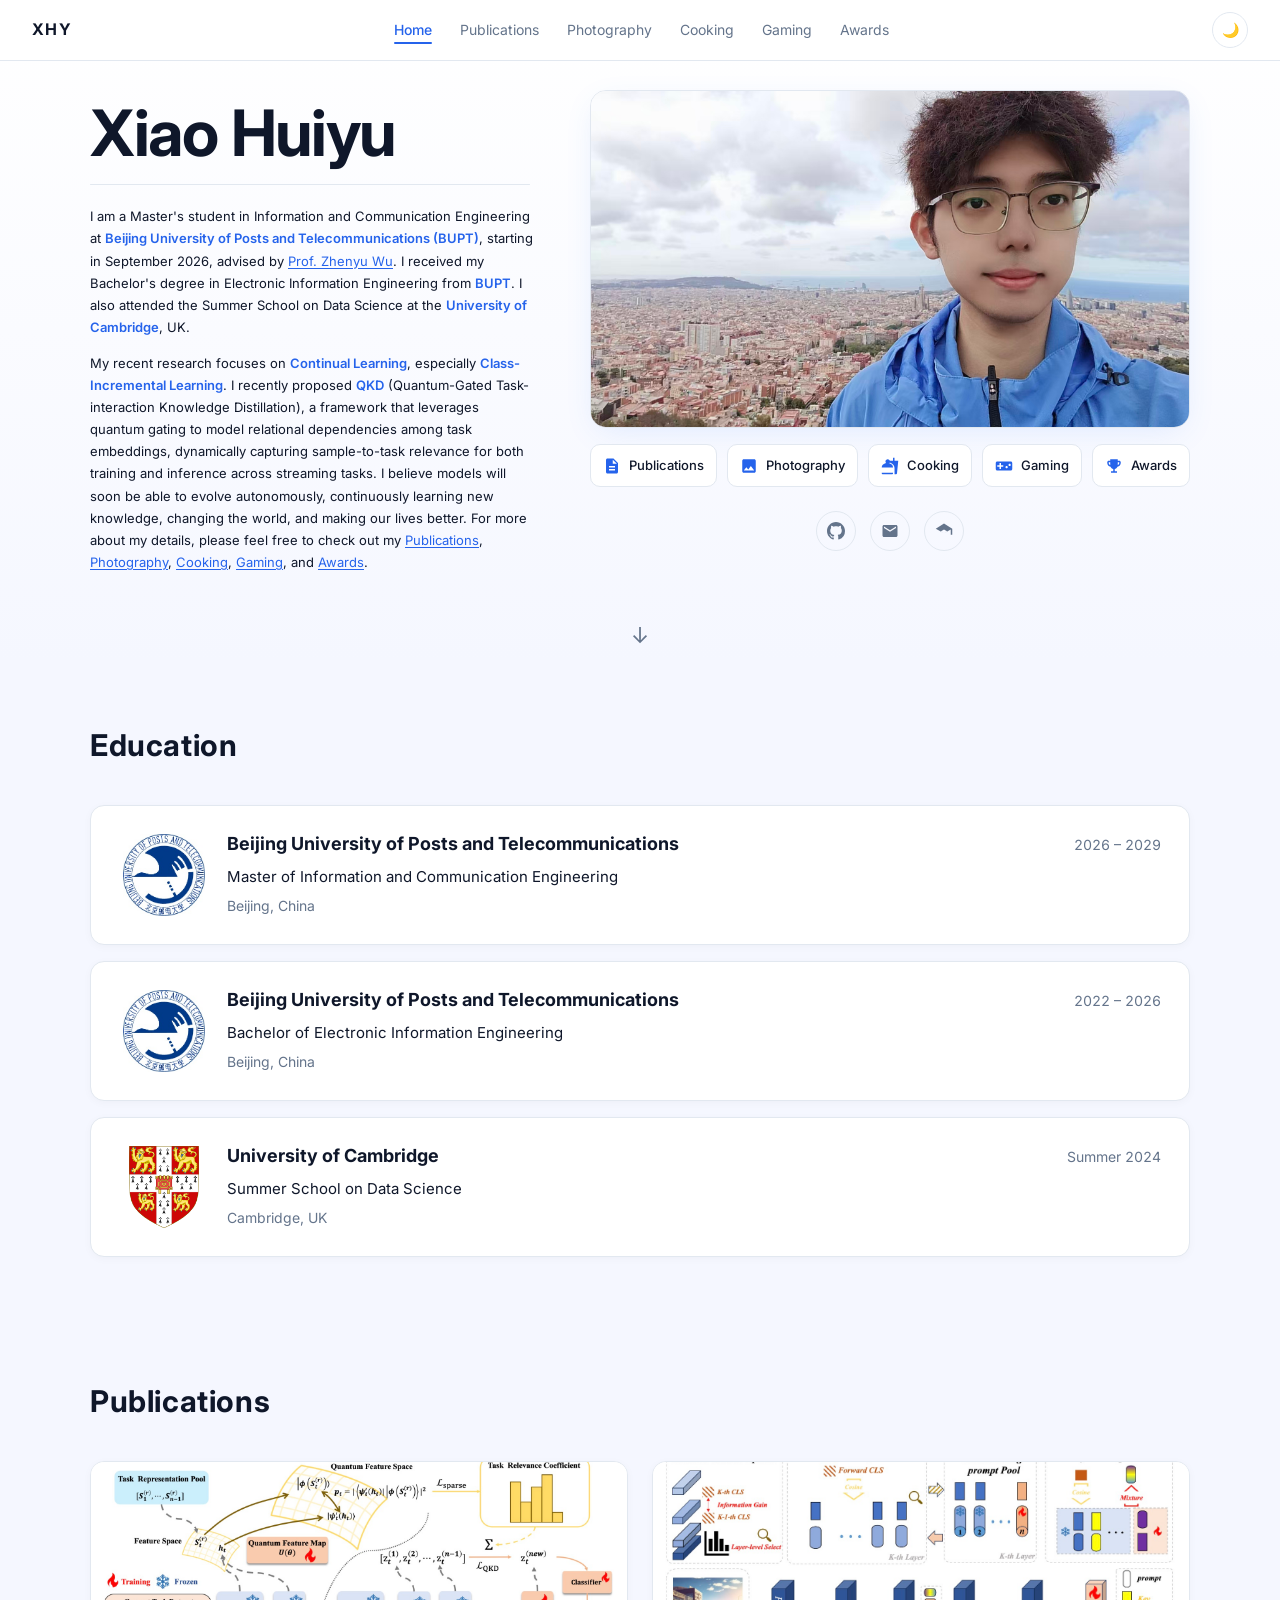
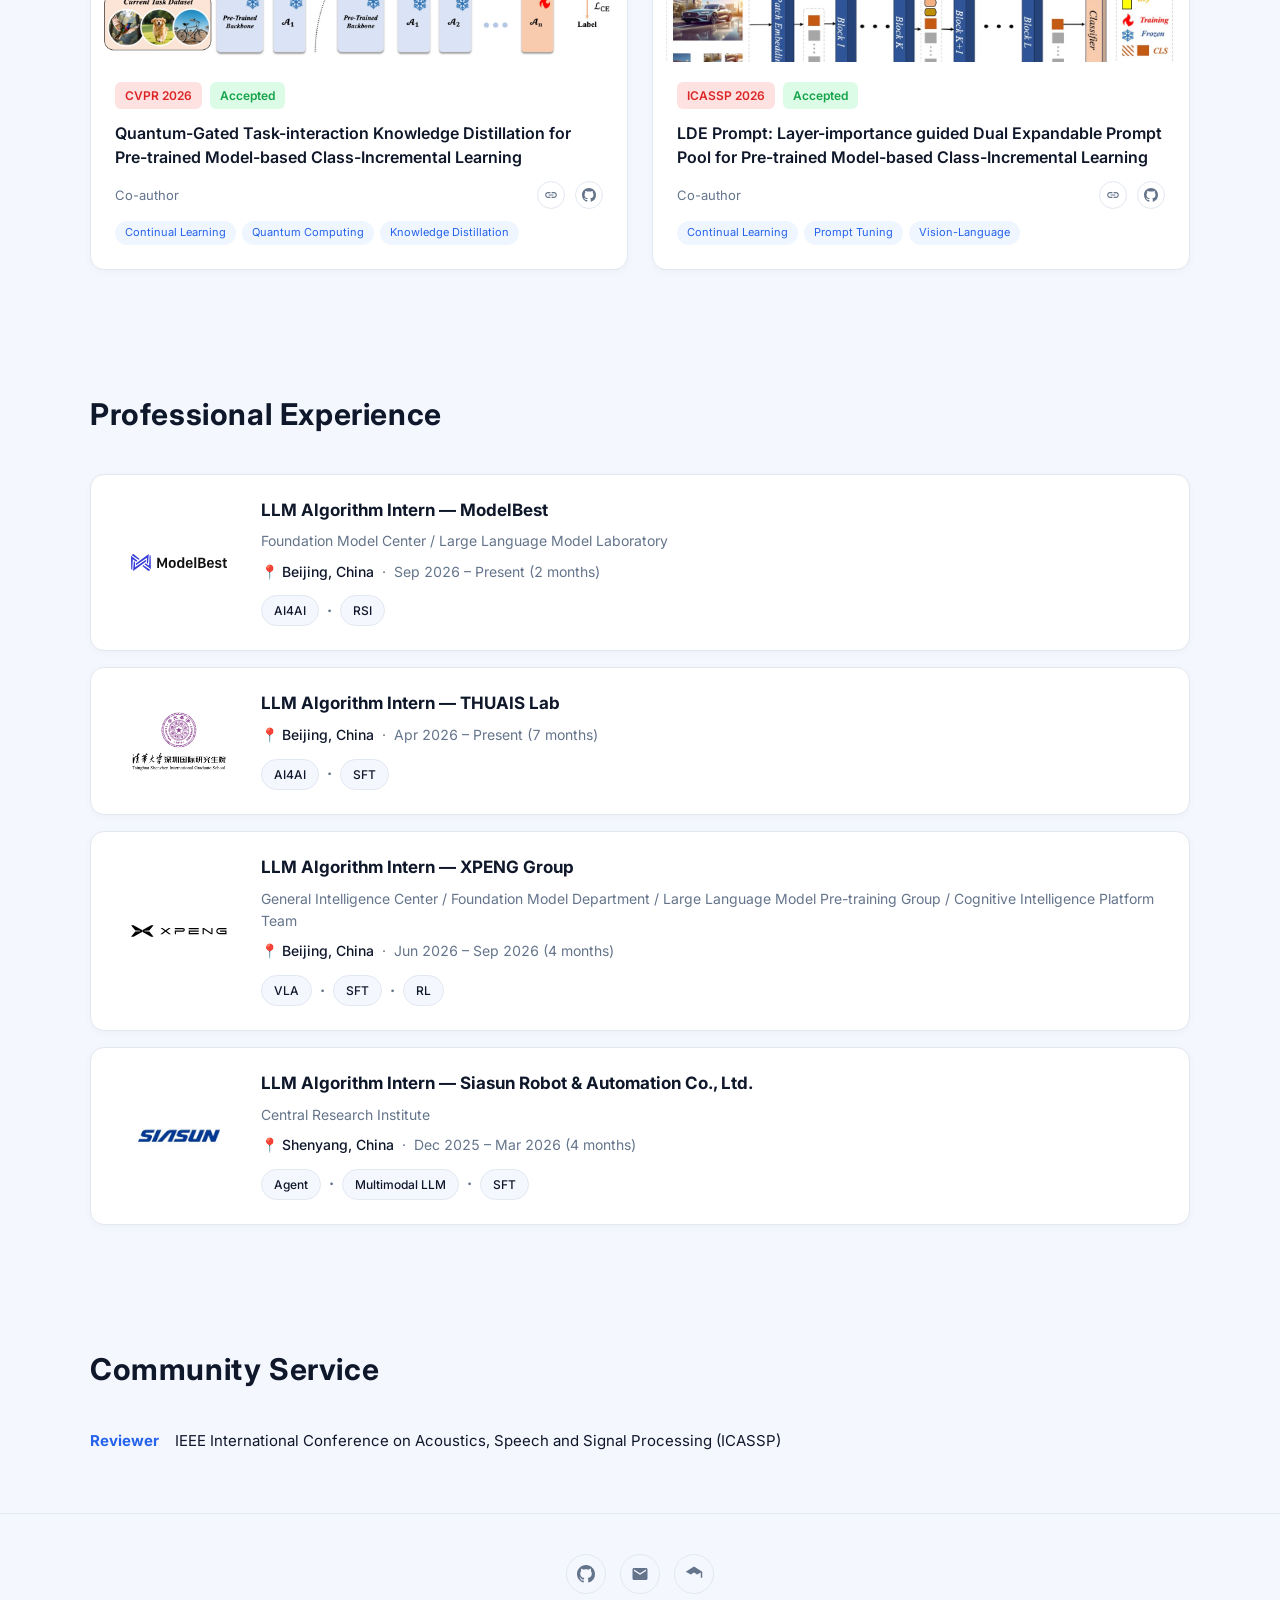
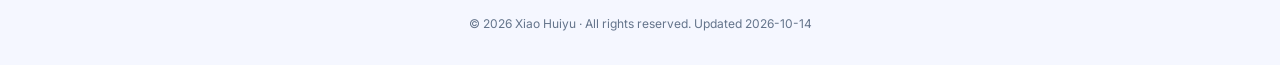
<file: index.html>
<!DOCTYPE html>
<html lang="en">
<head>
  <meta charset="UTF-8" />
  <meta name="viewport" content="width=device-width, initial-scale=1.0" />
  <title>Xiao Huiyu · 肖慧宇</title>
  <meta name="description" content="Personal homepage of Xiao Huiyu" />
  <link rel="icon" type="image/jpeg" href="logo.jpg" />
  <link rel="apple-touch-icon" href="logo.jpg" />
  <link rel="stylesheet" href="style.css" />
  <link rel="preconnect" href="https://fonts.googleapis.com" />
  <link rel="preconnect" href="https://fonts.gstatic.com" crossorigin />
  <link href="https://fonts.googleapis.com/css2?family=Inter:wght@300;400;500;600;700&family=Noto+Serif+SC:wght@400;600&display=swap" rel="stylesheet" />
</head>
<body>

  <nav class="nav">
    <a href="index.html" class="nav-logo">XHY</a>
    <ul class="nav-links">
      <li><a href="index.html" class="active">Home</a></li>
      <li><a href="publications.html">Publications</a></li>
      <li><a href="photography.html">Photography</a></li>
      <li><a href="cooking.html">Cooking</a></li>
      <li><a href="gaming.html">Gaming</a></li>
      <li><a href="awards.html">Awards</a></li>
    </ul>
    <button class="theme-toggle" aria-label="Toggle dark mode">🌙</button>
  </nav>

  <header class="hero">
    <div class="hero-inner">
      <div class="hero-left">
        <h1 class="hero-name">Xiao Huiyu</h1>
        <div class="hero-divider"></div>
        <div class="hero-bio">
          <p>I am a Master's student in Information and Communication Engineering at <strong class="school-name">Beijing University of Posts and Telecommunications (BUPT)</strong>, starting in September 2026, advised by <a href="https://zhenyuwu.github.io/" target="_blank" rel="noopener">Prof. Zhenyu Wu</a>. I received my Bachelor's degree in Electronic Information Engineering from <strong class="school-name">BUPT</strong>. I also attended the Summer School on Data Science at the <strong class="school-name">University of Cambridge</strong>, UK.</p>
          <p>My recent research focuses on <strong class="school-name">Continual Learning</strong>, especially <strong class="school-name">Class-Incremental Learning</strong>. I recently proposed <strong class="school-name">QKD</strong> (Quantum-Gated Task-interaction Knowledge Distillation), a framework that leverages quantum gating to model relational dependencies among task embeddings, dynamically capturing sample-to-task relevance for both training and inference across streaming tasks. I believe models will soon be able to evolve autonomously, continuously learning new knowledge, changing the world, and making our lives better. For more about my details, please feel free to check out my <a href="publications.html">Publications</a>, <a href="photography.html">Photography</a>, <a href="cooking.html">Cooking</a>, <a href="gaming.html">Gaming</a>, and <a href="awards.html">Awards</a>.</p>
        </div>
      </div>
      <div class="hero-right">
        <div class="hero-photo-wrap">
          <img src="Introduction.jpg" alt="Xiao Huiyu" />
        </div>
        <div class="hero-links">
          <a href="publications.html" class="hero-link">
            <svg viewBox="0 0 24 24"><path d="M14 2H6c-1.1 0-1.99.9-1.99 2L4 20c0 1.1.89 2 1.99 2H18c1.1 0 2-.9 2-2V8l-6-6zm2 16H8v-2h8v2zm0-4H8v-2h8v2zm-3-5V3.5L18.5 9H13z"/></svg>
            <span>Publications</span>
          </a>
          <a href="photography.html" class="hero-link">
            <svg viewBox="0 0 24 24"><path d="M21 19V5c0-1.1-.9-2-2-2H5c-1.1 0-2 .9-2 2v14c0 1.1.9 2 2 2h14c1.1 0 2-.9 2-2zM8.5 13.5l2.5 3.01L14.5 12l4.5 6H5l3.5-4.5z"/></svg>
            <span>Photography</span>
          </a>
          <a href="cooking.html" class="hero-link">
            <svg viewBox="0 0 24 24"><path d="M18.06 22.99h1.66c.84 0 1.53-.64 1.63-1.46L23 5.05h-5V1h-1.97v4.05h-4.97l.3 2.34c1.71.47 3.31 1.32 4.27 2.26 1.44 1.42 2.43 2.89 2.43 5.29v8.05zM1 21.99V21h15.03v.99c0 .55-.45 1-1.01 1H2.01c-.56 0-1.01-.45-1.01-1zm15.03-7.97c0-8-15.03-8-15.03 0h15.03zM11.18 7.99c.48-.53.77-1.24.77-2.01 0-1.66-1.34-3-3-3s-3 1.34-3 3c0 .77.29 1.48.77 2.01h4.46z"/></svg>
            <span>Cooking</span>
          </a>
          <a href="gaming.html" class="hero-link">
            <svg viewBox="0 0 24 24"><path d="M21 6H3c-1.1 0-2 .9-2 2v8c0 1.1.9 2 2 2h18c1.1 0 2-.9 2-2V8c0-1.1-.9-2-2-2zm-10 7H8v3H6v-3H3v-2h3V8h2v3h3v2zm4.5 2c-.83 0-1.5-.67-1.5-1.5s.67-1.5 1.5-1.5 1.5.67 1.5 1.5-.67 1.5-1.5 1.5zm4-3c-.83 0-1.5-.67-1.5-1.5S18.67 9 19.5 9s1.5.67 1.5 1.5-.67 1.5-1.5 1.5z"/></svg>
            <span>Gaming</span>
          </a>
          <a href="awards.html" class="hero-link">
            <svg viewBox="0 0 24 24"><path d="M19 5h-2V3H7v2H5c-1.1 0-2 .9-2 2v1c0 2.55 1.92 4.63 4.39 4.94.63 1.5 1.98 2.63 3.61 2.96V19H8v2h8v-2h-3v-3.1c1.63-.33 2.98-1.46 3.61-2.96C19.08 12.63 21 10.55 21 8V7c0-1.1-.9-2-2-2zM5 8V7h2v3.82C5.84 10.4 5 9.3 5 8zm14 0c0 1.3-.84 2.4-2 2.82V7h2v1z"/></svg>
            <span>Awards</span>
          </a>
        </div>
        <div class="hero-social">
          <a href="https://github.com/XHY2222" target="_blank" rel="noopener" aria-label="GitHub">
            <svg viewBox="0 0 24 24"><path d="M12 0C5.37 0 0 5.37 0 12c0 5.31 3.435 9.795 8.205 11.385.6.105.825-.255.825-.57 0-.285-.015-1.23-.015-2.235-3.015.555-3.795-.735-4.035-1.41-.135-.345-.72-1.41-1.23-1.695-.42-.225-1.02-.78-.015-.795.945-.015 1.62.87 1.845 1.23 1.08 1.815 2.805 1.305 3.495.99.105-.78.42-1.305.765-1.605-2.67-.3-5.46-1.335-5.46-5.925 0-1.305.465-2.385 1.23-3.225-.12-.3-.54-1.53.12-3.18 0 0 1.005-.315 3.3 1.23.96-.27 1.98-.405 3-.405s2.04.135 3 .405c2.295-1.56 3.3-1.23 3.3-1.23.66 1.65.24 2.88.12 3.18.765.84 1.23 1.905 1.23 3.225 0 4.605-2.805 5.625-5.475 5.925.435.375.81 1.095.81 2.22 0 1.605-.015 2.895-.015 3.3 0 .315.225.69.825.57A12.02 12.02 0 0024 12c0-6.63-5.37-12-12-12z"/></svg>
          </a>
          <a href="mailto:y2263997@gmail.com" aria-label="Email">
            <svg viewBox="0 0 24 24"><path d="M20 4H4c-1.1 0-1.99.9-1.99 2L2 18c0 1.1.9 2 2 2h16c1.1 0 2-.9 2-2V6c0-1.1-.9-2-2-2zm0 4l-8 5-8-5V6l8 5 8-5v2z"/></svg>
          </a>
          <a href="https://scholar.google.com/citations?user=OA_RByYAAAAJ&hl=zh-CN" target="_blank" rel="noopener" aria-label="Google Scholar">
            <svg viewBox="0 0 24 24"><path d="M12 2L1 9l11 6 9-4.91V17h2V9L12 2zm0 13l-4.5-2.4L12 10l4.5 2.6L12 15z"/></svg>
          </a>
        </div>
      </div>
    </div>
    <div class="hero-scroll"><a href="#education">↓</a></div>
  </header>

  <section id="education" class="section section-alt">
    <div class="section-inner">
      <h2 class="section-title">Education</h2>
      <div class="edu-list">
        <div class="edu-card">
          <div class="edu-logo">
            <img src="BUPT_logo.jpg" alt="BUPT" />
          </div>
          <div class="edu-body">
            <div class="edu-header">
              <span class="edu-school">Beijing University of Posts and Telecommunications</span>
              <span class="edu-time"> 2026 – 2029</span>
            </div>
            <span class="edu-degree">Master of Information and Communication Engineering</span>
            <span class="edu-location">Beijing, China</span>
          </div>
        </div>
        <div class="edu-card">
          <div class="edu-logo">
            <img src="BUPT_logo.jpg" alt="BUPT" />
          </div>
          <div class="edu-body">
            <div class="edu-header">
              <span class="edu-school">Beijing University of Posts and Telecommunications</span>
              <span class="edu-time">2022 – 2026</span>
            </div>
            <span class="edu-degree">Bachelor of Electronic Information Engineering</span>
            <span class="edu-location">Beijing, China</span>
          </div>
        </div>
        <div class="edu-card">
          <div class="edu-logo">
            <img src="Cambridge_logo.png" alt="Cambridge" />
          </div>
          <div class="edu-body">
            <div class="edu-header">
              <span class="edu-school">University of Cambridge</span>
              <span class="edu-time">Summer 2024</span>
            </div>
            <span class="edu-degree">Summer School on Data Science</span>
            <span class="edu-location">Cambridge, UK</span>
          </div>
        </div>
      </div>
    </div>
  </section>

  <section id="publications" class="section section-alt">
    <div class="section-inner">
      <h2 class="section-title">Publications</h2>
      <div class="pub-grid">

        <article class="pub-card">
          <div class="pub-cover"><img src="publications/QKD/QKD_structure.jpg" alt="QKD Framework" /></div>
          <div class="pub-content">
            <div class="pub-badges">
              <span class="pub-venue">CVPR 2026</span>
              <span class="pub-status">Accepted</span>
            </div>
            <h3 class="pub-title">Quantum-Gated Task-interaction Knowledge Distillation for Pre-trained Model-based Class-Incremental Learning</h3>
            <div class="pub-authors">
              <span class="pub-author-role">Co-author</span>
              <a href="https://arxiv.org/abs/2604.11112" target="_blank" rel="noopener" class="pub-paper-link" aria-label="Paper link">
                <svg viewBox="0 0 24 24" width="16" height="16"><path d="M3.9 12c0-1.71 1.39-3.1 3.1-3.1h4V7H7c-2.76 0-5 2.24-5 5s2.24 5 5 5h4v-1.9H7c-1.71 0-3.1-1.39-3.1-3.1zM8 13h8v-2H8v2zm9-6h-4v1.9h4c1.71 0 3.1 1.39 3.1 3.1s-1.39 3.1-3.1 3.1h-4V17h4c2.76 0 5-2.24 5-5s-2.24-5-5-5z"/></svg>
              </a>
              <a href="https://github.com/Franklilinjie/CVPR26-QKD" target="_blank" rel="noopener" class="pub-paper-link" aria-label="Code">
                <svg viewBox="0 0 24 24" width="16" height="16"><path d="M12 0C5.37 0 0 5.37 0 12c0 5.31 3.435 9.795 8.205 11.385.6.105.825-.255.825-.57 0-.285-.015-1.23-.015-2.235-3.015.555-3.795-.735-4.035-1.41-.135-.345-.72-1.41-1.23-1.695-.42-.225-1.02-.78-.015-.795.945-.015 1.62.87 1.845 1.23 1.08 1.815 2.805 1.305 3.495.99.105-.78.42-1.305.765-1.605-2.67-.3-5.46-1.335-5.46-5.925 0-1.305.465-2.385 1.23-3.225-.12-.3-.54-1.53.12-3.18 0 0 1.005-.315 3.3 1.23.96-.27 1.98-.405 3-.405s2.04.135 3 .405c2.295-1.56 3.3-1.23 3.3-1.23.66 1.65.24 2.88.12 3.18.765.84 1.23 1.905 1.23 3.225 0 4.605-2.805 5.625-5.475 5.925.435.375.81 1.095.81 2.22 0 1.605-.015 2.895-.015 3.3 0 .315.225.69.825.57A12.02 12.02 0 0024 12c0-6.63-5.37-12-12-12z"/></svg>
              </a>
            </div>
            <div class="pub-keywords">
              <span>Continual Learning</span>
              <span>Quantum Computing</span>
              <span>Knowledge Distillation</span>
            </div>
          </div>
        </article>

        <article class="pub-card">
          <div class="pub-cover"><img src="publications/LDEPrompt/LDEPrompt_structure.jpg" alt="LDE Prompt Framework" /></div>
          <div class="pub-content">
            <div class="pub-badges">
              <span class="pub-venue">ICASSP 2026</span>
              <span class="pub-status">Accepted</span>
            </div>
            <h3 class="pub-title">LDE Prompt: Layer-importance guided Dual Expandable Prompt Pool for Pre-trained Model-based Class-Incremental Learning</h3>
            <div class="pub-authors">
              <span class="pub-author-role">Co-author</span>
              <a href="https://arxiv.org/abs/2604.11091" target="_blank" rel="noopener" class="pub-paper-link" aria-label="Paper link">
                <svg viewBox="0 0 24 24" width="16" height="16"><path d="M3.9 12c0-1.71 1.39-3.1 3.1-3.1h4V7H7c-2.76 0-5 2.24-5 5s2.24 5 5 5h4v-1.9H7c-1.71 0-3.1-1.39-3.1-3.1zM8 13h8v-2H8v2zm9-6h-4v1.9h4c1.71 0 3.1 1.39 3.1 3.1s-1.39 3.1-3.1 3.1h-4V17h4c2.76 0 5-2.24 5-5s-2.24-5-5-5z"/></svg>
              </a>
              <a href="https://github.com/Frank-lilinjie/LDEPrompt" target="_blank" rel="noopener" class="pub-paper-link" aria-label="Code">
                <svg viewBox="0 0 24 24" width="16" height="16"><path d="M12 0C5.37 0 0 5.37 0 12c0 5.31 3.435 9.795 8.205 11.385.6.105.825-.255.825-.57 0-.285-.015-1.23-.015-2.235-3.015.555-3.795-.735-4.035-1.41-.135-.345-.72-1.41-1.23-1.695-.42-.225-1.02-.78-.015-.795.945-.015 1.62.87 1.845 1.23 1.08 1.815 2.805 1.305 3.495.99.105-.78.42-1.305.765-1.605-2.67-.3-5.46-1.335-5.46-5.925 0-1.305.465-2.385 1.23-3.225-.12-.3-.54-1.53.12-3.18 0 0 1.005-.315 3.3 1.23.96-.27 1.98-.405 3-.405s2.04.135 3 .405c2.295-1.56 3.3-1.23 3.3-1.23.66 1.65.24 2.88.12 3.18.765.84 1.23 1.905 1.23 3.225 0 4.605-2.805 5.625-5.475 5.925.435.375.81 1.095.81 2.22 0 1.605-.015 2.895-.015 3.3 0 .315.225.69.825.57A12.02 12.02 0 0024 12c0-6.63-5.37-12-12-12z"/></svg>
              </a>
            </div>
            <div class="pub-keywords">
              <span>Continual Learning</span>
              <span>Prompt Tuning</span>
              <span>Vision-Language</span>
            </div>
          </div>
        </article>

      </div>
    </div>
  </section>

  <section id="work" class="section section-alt">
    <div class="section-inner">
      <h2 class="section-title">Professional Experience</h2>
      <div class="work-list">
        <div class="work-row">
          <div class="work-logo work-logo--wordmark">
            <img src="modelbest_logo.svg" alt="ModelBest" />
          </div>
          <div class="work-body">
            <h3 class="work-title">LLM Algorithm Intern — ModelBest</h3>
            <p class="work-meta">Foundation Model Center / Large Language Model Laboratory</p>
            <div class="work-meta">
              <span class="work-location">📍 Beijing, China</span>
              <span class="work-sep">·</span>
              <span class="work-time">Sep 2026 – Present (2 months)</span>
            </div>
            <div class="work-tags">
              <span>AI4AI</span>
              <span class="work-tag-sep">·</span>
              <span>RSI</span>
            </div>
          </div>
        </div>
        <div class="work-row">
          <div class="work-logo">
            <img src="qs_logo.png" alt="THUAIS Lab" />
          </div>
          <div class="work-body">
            <h3 class="work-title">LLM Algorithm Intern — THUAIS Lab</h3>
            <div class="work-meta">
              <span class="work-location">📍 Beijing, China</span>
              <span class="work-sep">·</span>
              <span class="work-time">Apr 2026 – Present (7 months)</span>
            </div>
            <div class="work-tags">
              <span>AI4AI</span>
              <span class="work-tag-sep">·</span>
              <span>SFT</span>
            </div>
          </div>
        </div>
        <div class="work-row">
          <div class="work-logo work-logo--wordmark">
            <img src="xpeng_logo.svg" alt="XPENG" />
          </div>
          <div class="work-body">
            <h3 class="work-title">LLM Algorithm Intern — XPENG Group</h3>
            <p class="work-meta">General Intelligence Center / Foundation Model Department / Large Language Model Pre-training Group / Cognitive Intelligence Platform Team</p>
            <div class="work-meta">
              <span class="work-location">📍 Beijing, China</span>
              <span class="work-sep">·</span>
              <span class="work-time">Jun 2026 – Sep 2026 (4 months)</span>
            </div>
            <div class="work-tags">
              <span>VLA</span>
              <span class="work-tag-sep">·</span>
              <span>SFT</span>
              <span class="work-tag-sep">·</span>
              <span>RL</span>
            </div>
          </div>
        </div>
        <div class="work-row">
          <div class="work-logo">
            <img src="siasun_logo.png" alt="Siasun" />
          </div>
          <div class="work-body">
            <h3 class="work-title">LLM Algorithm Intern — Siasun Robot &amp; Automation Co., Ltd.</h3>
            <p class="work-meta">Central Research Institute</p>
            <div class="work-meta">
              <span class="work-location">📍 Shenyang, China</span>
              <span class="work-sep">·</span>
              <span class="work-time">Dec 2025 – Mar 2026 (4 months)</span>
            </div>
            <div class="work-tags">
              <span>Agent</span>
              <span class="work-tag-sep">·</span>
              <span>Multimodal LLM</span>
              <span class="work-tag-sep">·</span>
              <span>SFT</span>
            </div>
          </div>
        </div>
      </div>
    </div>
  </section>

  <section id="service" class="section section-alt">
    <div class="section-inner">
      <h2 class="section-title">Community Service</h2>
      <p class="service-entry">
        <strong>Reviewer</strong>
        <span>IEEE International Conference on Acoustics, Speech and Signal Processing (ICASSP)</span>
      </p>
    </div>
  </section>

  <footer class="footer">
    <div class="footer-social">
      <a href="https://github.com/XHY2222" target="_blank" rel="noopener" aria-label="GitHub">
        <svg viewBox="0 0 24 24"><path d="M12 0C5.37 0 0 5.37 0 12c0 5.31 3.435 9.795 8.205 11.385.6.105.825-.255.825-.57 0-.285-.015-1.23-.015-2.235-3.015.555-3.795-.735-4.035-1.41-.135-.345-.72-1.41-1.23-1.695-.42-.225-1.02-.78-.015-.795.945-.015 1.62.87 1.845 1.23 1.08 1.815 2.805 1.305 3.495.99.105-.78.42-1.305.765-1.605-2.67-.3-5.46-1.335-5.46-5.925 0-1.305.465-2.385 1.23-3.225-.12-.3-.54-1.53.12-3.18 0 0 1.005-.315 3.3 1.23.96-.27 1.98-.405 3-.405s2.04.135 3 .405c2.295-1.56 3.3-1.23 3.3-1.23.66 1.65.24 2.88.12 3.18.765.84 1.23 1.905 1.23 3.225 0 4.605-2.805 5.625-5.475 5.925.435.375.81 1.095.81 2.22 0 1.605-.015 2.895-.015 3.3 0 .315.225.69.825.57A12.02 12.02 0 0024 12c0-6.63-5.37-12-12-12z"/></svg>
      </a>
      <a href="mailto:y2263997@gmail.com" aria-label="Email">
        <svg viewBox="0 0 24 24"><path d="M20 4H4c-1.1 0-1.99.9-1.99 2L2 18c0 1.1.9 2 2 2h16c1.1 0 2-.9 2-2V6c0-1.1-.9-2-2-2zm0 4l-8 5-8-5V6l8 5 8-5v2z"/></svg>
      </a>
      <a href="https://scholar.google.com/citations?user=OA_RByYAAAAJ&hl=zh-CN" target="_blank" rel="noopener" aria-label="Google Scholar">
        <svg viewBox="0 0 24 24"><path d="M12 2L1 9l11 6 9-4.91V17h2V9L12 2zm0 13l-4.5-2.4L12 10l4.5 2.6L12 15z"/></svg>
      </a>
    </div>
    <p>© <span id="year"></span> Xiao Huiyu · All rights reserved. Updated 2026-10-14</p>
  </footer>

  <script src="script.js"></script>
</body>
</html>
</file>
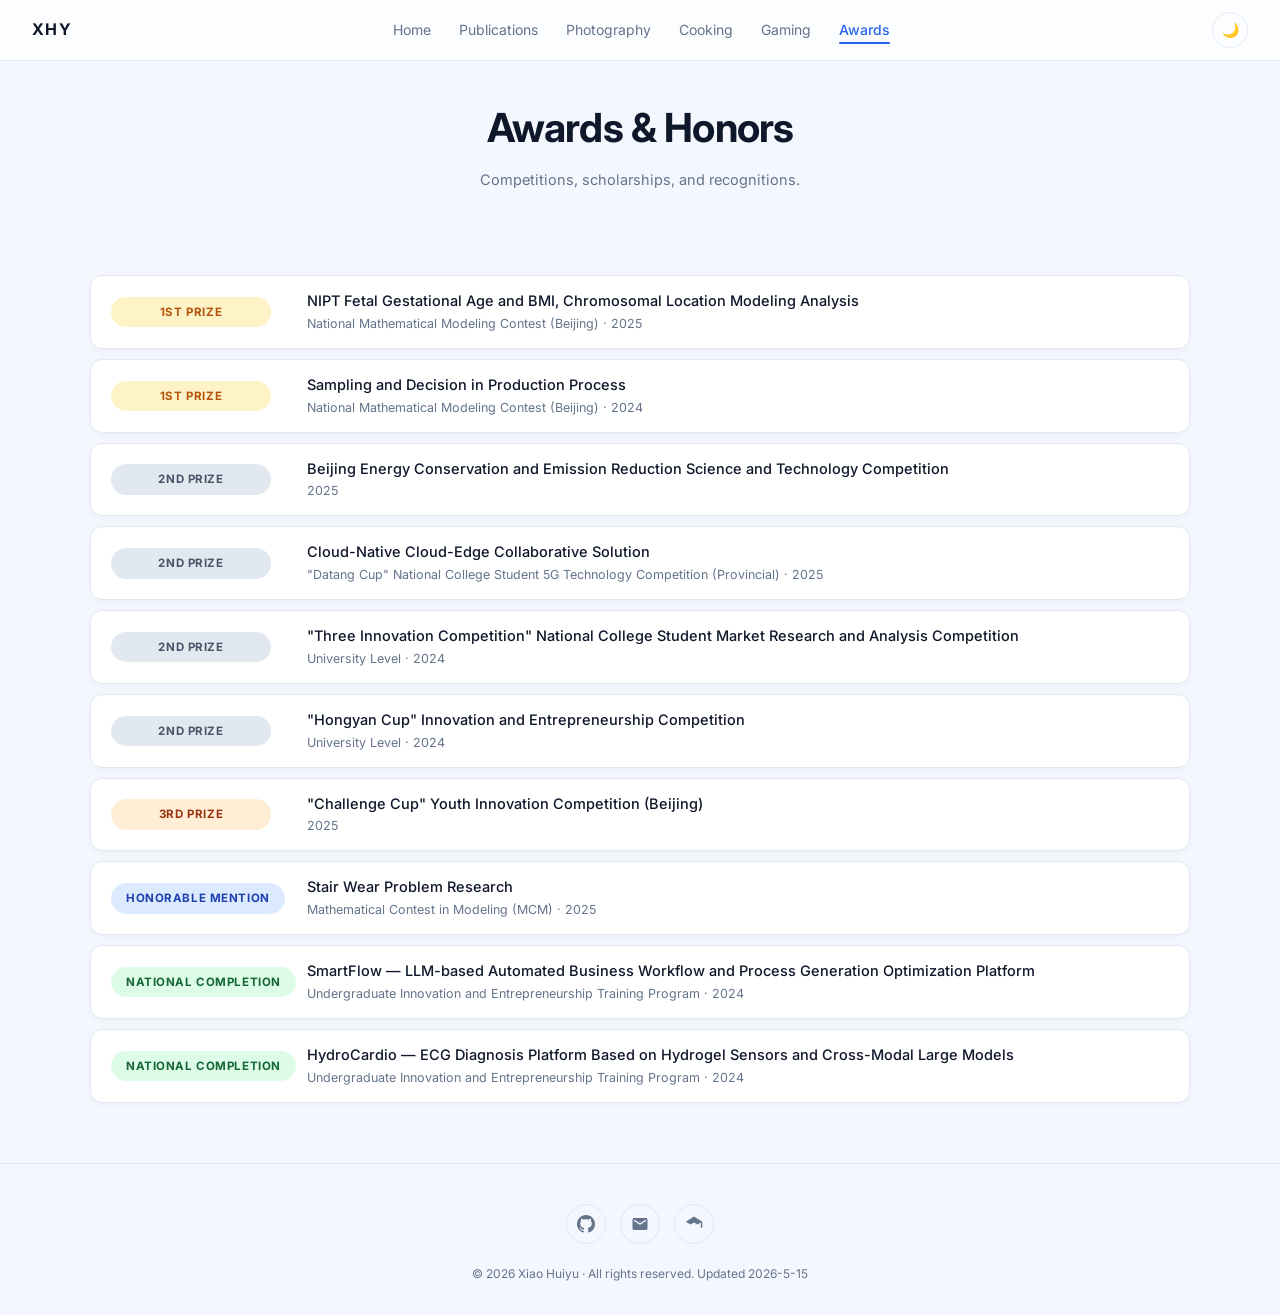
<file: awards.html>
<!DOCTYPE html>
<html lang="en">
<head>
  <meta charset="UTF-8" />
  <meta name="viewport" content="width=device-width, initial-scale=1.0" />
  <title>Awards · Xiao Huiyu</title>
  <meta name="description" content="Awards and honors received by Xiao Huiyu" />
  <link rel="icon" type="image/jpeg" href="logo.jpg" />
  <link rel="apple-touch-icon" href="logo.jpg" />
  <link rel="stylesheet" href="style.css" />
  <link rel="preconnect" href="https://fonts.googleapis.com" />
  <link rel="preconnect" href="https://fonts.gstatic.com" crossorigin />
  <link href="https://fonts.googleapis.com/css2?family=Inter:wght@300;400;500;600;700&family=Noto+Serif+SC:wght@400;600&display=swap" rel="stylesheet" />
</head>
<body>

  <nav class="nav">
    <a href="index.html" class="nav-logo">XHY</a>
    <ul class="nav-links">
      <li><a href="index.html">Home</a></li>
      <li><a href="publications.html">Publications</a></li>
      <li><a href="photography.html">Photography</a></li>
      <li><a href="cooking.html">Cooking</a></li>
      <li><a href="gaming.html">Gaming</a></li>
      <li><a href="awards.html" class="active">Awards</a></li>
    </ul>
    <button class="theme-toggle" aria-label="Toggle dark mode">🌙</button>
  </nav>

  <header class="page-hero">
    <h1>Awards & Honors</h1>
    <p>Competitions, scholarships, and recognitions.</p>
  </header>

  <section class="section section-alt">
    <div class="section-inner">
      <ul class="awards-list">
        <li>
          <span class="award-badge first">1st Prize</span>
          <span class="award-title">NIPT Fetal Gestational Age and BMI, Chromosomal Location Modeling Analysis</span>
          <span class="award-meta">National Mathematical Modeling Contest (Beijing) · 2025</span>
        </li>
        <li>
          <span class="award-badge first">1st Prize</span>
          <span class="award-title">Sampling and Decision in Production Process</span>
          <span class="award-meta">National Mathematical Modeling Contest (Beijing) · 2024</span>
        </li>
        <li>
          <span class="award-badge second">2nd Prize</span>
          <span class="award-title">Beijing Energy Conservation and Emission Reduction Science and Technology Competition</span>
          <span class="award-meta">2025</span>
        </li>
        <li>
          <span class="award-badge second">2nd Prize</span>
          <span class="award-title">Cloud-Native Cloud-Edge Collaborative Solution</span>
          <span class="award-meta">"Datang Cup" National College Student 5G Technology Competition (Provincial) · 2025</span>
        </li>
        <li>
          <span class="award-badge second">2nd Prize</span>
          <span class="award-title">"Three Innovation Competition" National College Student Market Research and Analysis Competition</span>
          <span class="award-meta">University Level · 2024</span>
        </li>
        <li>
          <span class="award-badge second">2nd Prize</span>
          <span class="award-title">"Hongyan Cup" Innovation and Entrepreneurship Competition</span>
          <span class="award-meta">University Level · 2024</span>
        </li>
        <li>
          <span class="award-badge third">3rd Prize</span>
          <span class="award-title">"Challenge Cup" Youth Innovation Competition (Beijing)</span>
          <span class="award-meta">2025</span>
        </li>
        <li>
          <span class="award-badge hm">Honorable Mention</span>
          <span class="award-title">Stair Wear Problem Research</span>
          <span class="award-meta">Mathematical Contest in Modeling (MCM) · 2025</span>
        </li>
        <li>
          <span class="award-badge completion">National Completion</span>
          <span class="award-title">SmartFlow — LLM-based Automated Business Workflow and Process Generation Optimization Platform</span>
          <span class="award-meta">Undergraduate Innovation and Entrepreneurship Training Program · 2024</span>
        </li>
        <li>
          <span class="award-badge completion">National Completion</span>
          <span class="award-title">HydroCardio — ECG Diagnosis Platform Based on Hydrogel Sensors and Cross-Modal Large Models</span>
          <span class="award-meta">Undergraduate Innovation and Entrepreneurship Training Program · 2024</span>
        </li>
      </ul>
    </div>
  </section>

  <footer class="footer">
    <div class="footer-social">
      <a href="https://github.com/XHY2222" target="_blank" rel="noopener" aria-label="GitHub">
        <svg viewBox="0 0 24 24"><path d="M12 0C5.37 0 0 5.37 0 12c0 5.31 3.435 9.795 8.205 11.385.6.105.825-.255.825-.57 0-.285-.015-1.23-.015-2.235-3.015.555-3.795-.735-4.035-1.41-.135-.345-.72-1.41-1.23-1.695-.42-.225-1.02-.78-.015-.795.945-.015 1.62.87 1.845 1.23 1.08 1.815 2.805 1.305 3.495.99.105-.78.42-1.305.765-1.605-2.67-.3-5.46-1.335-5.46-5.925 0-1.305.465-2.385 1.23-3.225-.12-.3-.54-1.53.12-3.18 0 0 1.005-.315 3.3 1.23.96-.27 1.98-.405 3-.405s2.04.135 3 .405c2.295-1.56 3.3-1.23 3.3-1.23.66 1.65.24 2.88.12 3.18.765.84 1.23 1.905 1.23 3.225 0 4.605-2.805 5.625-5.475 5.925.435.375.81 1.095.81 2.22 0 1.605-.015 2.895-.015 3.3 0 .315.225.69.825.57A12.02 12.02 0 0024 12c0-6.63-5.37-12-12-12z"/></svg>
      </a>
      <a href="mailto:y2263997@gmail.com" aria-label="Gmail">
        <svg viewBox="0 0 24 24"><path d="M20 4H4c-1.1 0-1.99.9-1.99 2L2 18c0 1.1.9 2 2 2h16c1.1 0 2-.9 2-2V6c0-1.1-.9-2-2-2zm0 4l-8 5-8-5V6l8 5 8-5v2z"/></svg>
      </a>
      <a href="https://scholar.google.com/citations?user=OA_RByYAAAAJ&hl=zh-CN" target="_blank" rel="noopener" aria-label="Google Scholar">
        <svg viewBox="0 0 24 24"><path d="M12 2L1 9l11 6 9-4.91V17h2V9L12 2zm0 13l-4.5-2.4L12 10l4.5 2.6L12 15z"/></svg>
      </a>
    </div>
    <p>© <span id="year"></span> Xiao Huiyu · All rights reserved. Updated 2026-5-15</p>
  </footer>

  <script src="script.js"></script>
</body>
</html>
</file>
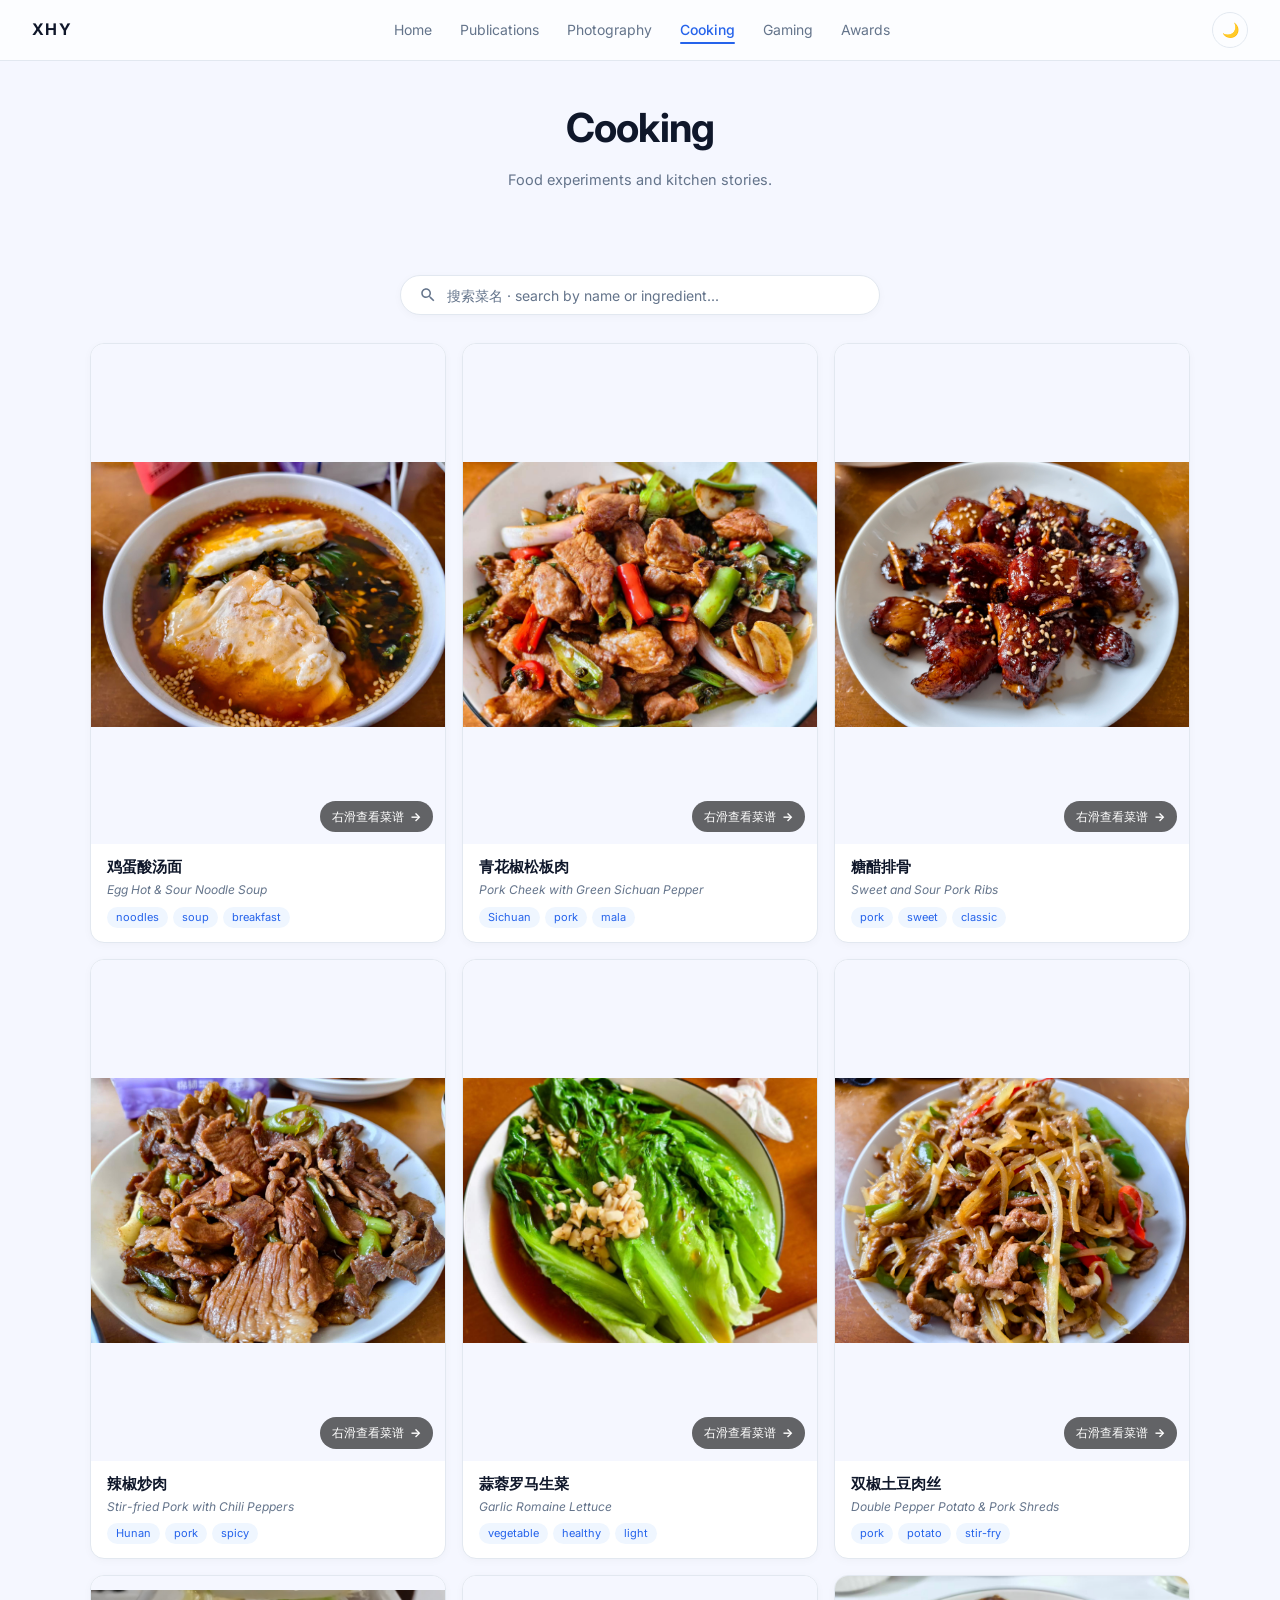
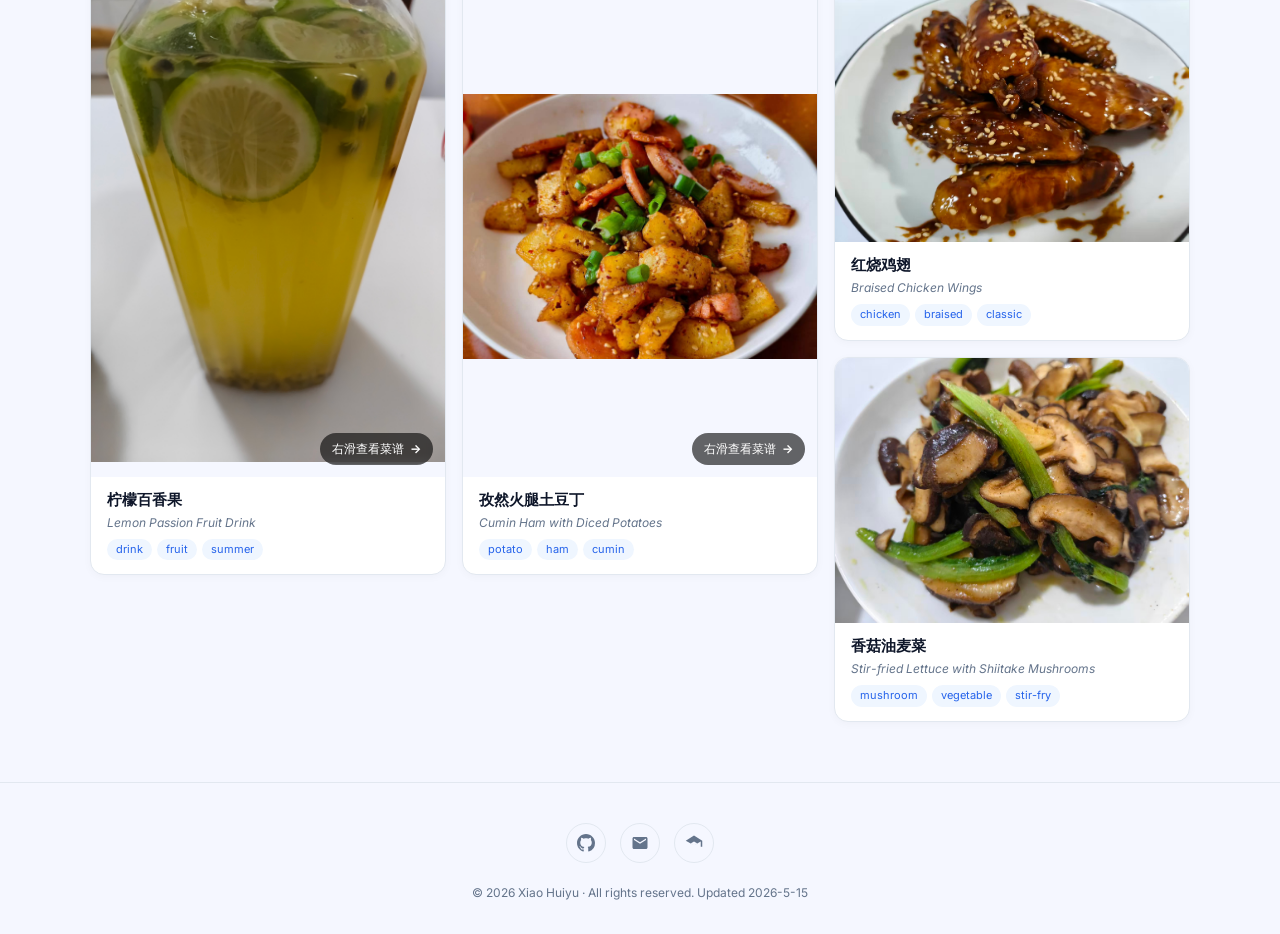
<file: cooking.html>
<!DOCTYPE html>
<html lang="en">
<head>
  <meta charset="UTF-8" />
  <meta name="viewport" content="width=device-width, initial-scale=1.0" />
  <title>Cooking · Xiao Huiyu</title>
  <meta name="description" content="Cooking by Xiao Huiyu" />
  <link rel="icon" type="image/jpeg" href="logo.jpg" />
  <link rel="apple-touch-icon" href="logo.jpg" />
  <link rel="stylesheet" href="style.css" />
  <link rel="preconnect" href="https://fonts.googleapis.com" />
  <link rel="preconnect" href="https://fonts.gstatic.com" crossorigin />
  <link href="https://fonts.googleapis.com/css2?family=Inter:wght@300;400;500;600;700&family=Noto+Serif+SC:wght@400;600&display=swap" rel="stylesheet" />
</head>
<body>

  <nav class="nav">
    <a href="index.html" class="nav-logo">XHY</a>
    <ul class="nav-links">
      <li><a href="index.html">Home</a></li>
      <li><a href="publications.html">Publications</a></li>
      <li><a href="photography.html">Photography</a></li>
      <li><a href="cooking.html" class="active">Cooking</a></li>
      <li><a href="gaming.html">Gaming</a></li>
      <li><a href="awards.html">Awards</a></li>
    </ul>
    <button class="theme-toggle" aria-label="Toggle dark mode">🌙</button>
  </nav>

  <header class="page-hero">
    <h1>Cooking</h1>
    <p>Food experiments and kitchen stories.</p>
  </header>

  <section class="section section-alt">
    <div class="section-inner">

      <label class="recipe-search" aria-label="Search recipes">
        <svg viewBox="0 0 24 24"><path d="M15.5 14h-.79l-.28-.27C15.41 12.59 16 11.11 16 9.5 16 5.91 13.09 3 9.5 3S3 5.91 3 9.5 5.91 16 9.5 16c1.61 0 3.09-.59 4.23-1.57l.27.28v.79l5 4.99L20.49 19l-4.99-5zm-6 0C7.01 14 5 11.99 5 9.5S7.01 5 9.5 5 14 7.01 14 9.5 11.99 14 9.5 14z"/></svg>
        <input id="recipe-search-input" type="text" placeholder="搜索菜名 · search by name or ingredient..." autocomplete="off" />
      </label>

      <div class="recipe-grid" id="recipe-grid">

        <article class="recipe-card" data-keywords="鸡蛋酸汤面 面 noodle noodles egg hot sour soup breakfast 早餐 酸 汤 鸡蛋">
          <div class="recipe-card-image">
            <div class="recipe-page"><img src="cooking/鸡蛋酸汤面.png" alt="鸡蛋酸汤面 菜谱" loading="lazy" /></div>
            <div class="recipe-page">
              <img src="cooking/鸡蛋酸汤面_实物.jpg" alt="鸡蛋酸汤面" loading="lazy" />
              <span class="swipe-hint">右滑查看菜谱 <span class="arrow">→</span></span>
            </div>
          </div>
          <div class="recipe-card-body">
            <span class="recipe-card-title">鸡蛋酸汤面</span>
            <span class="recipe-card-en">Egg Hot & Sour Noodle Soup</span>
            <div class="recipe-card-tags">
              <span>noodles</span>
              <span>soup</span>
              <span>breakfast</span>
            </div>
          </div>
        </article>

        <article class="recipe-card" data-keywords="辣椒炒肉 chili pepper pork stir-fry hunan 湖南 辣 炒 spicy 五花肉">
          <div class="recipe-card-image">
            <div class="recipe-page"><img src="cooking/辣椒炒肉.png" alt="辣椒炒肉 菜谱" loading="lazy" /></div>
            <div class="recipe-page">
              <img src="cooking/辣椒炒肉_实物.jpg" alt="辣椒炒肉" loading="lazy" />
              <span class="swipe-hint">右滑查看菜谱 <span class="arrow">→</span></span>
            </div>
          </div>
          <div class="recipe-card-body">
            <span class="recipe-card-title">辣椒炒肉</span>
            <span class="recipe-card-en">Stir-fried Pork with Chili Peppers</span>
            <div class="recipe-card-tags">
              <span>Hunan</span>
              <span>pork</span>
              <span>spicy</span>
            </div>
          </div>
        </article>

        <article class="recipe-card" data-keywords="柠檬百香果 lemon passion fruit drink summer 饮料 饮品 柠檬 百香果 水果">
          <div class="recipe-card-image">
            <div class="recipe-page"><img src="cooking/柠檬百香果.png" alt="柠檬百香果 菜谱" loading="lazy" /></div>
            <div class="recipe-page">
              <img src="cooking/柠檬百香果_实物.jpg" alt="柠檬百香果" loading="lazy" />
              <span class="swipe-hint">右滑查看菜谱 <span class="arrow">→</span></span>
            </div>
          </div>
          <div class="recipe-card-body">
            <span class="recipe-card-title">柠檬百香果</span>
            <span class="recipe-card-en">Lemon Passion Fruit Drink</span>
            <div class="recipe-card-tags">
              <span>drink</span>
              <span>fruit</span>
              <span>summer</span>
            </div>
          </div>
        </article>

        <article class="recipe-card" data-keywords="青花椒松板肉 sichuan pepper pork cheek 川菜 spicy 花椒 松板 肉">
          <div class="recipe-card-image">
            <div class="recipe-page"><img src="cooking/青花椒松板肉.png" alt="青花椒松板肉 菜谱" loading="lazy" /></div>
            <div class="recipe-page">
              <img src="cooking/青花椒松板肉_实物.jpg" alt="青花椒松板肉" loading="lazy" />
              <span class="swipe-hint">右滑查看菜谱 <span class="arrow">→</span></span>
            </div>
          </div>
          <div class="recipe-card-body">
            <span class="recipe-card-title">青花椒松板肉</span>
            <span class="recipe-card-en">Pork Cheek with Green Sichuan Pepper</span>
            <div class="recipe-card-tags">
              <span>Sichuan</span>
              <span>pork</span>
              <span>mala</span>
            </div>
          </div>
        </article>

        <article class="recipe-card" data-keywords="蒜蓉罗马生菜 garlic romaine lettuce vegetable healthy 蔬菜 生菜 蒜">
          <div class="recipe-card-image">
            <div class="recipe-page"><img src="cooking/蒜蓉罗马生菜.png" alt="蒜蓉罗马生菜 菜谱" loading="lazy" /></div>
            <div class="recipe-page">
              <img src="cooking/蒜蓉罗马生菜_实物.jpg" alt="蒜蓉罗马生菜" loading="lazy" />
              <span class="swipe-hint">右滑查看菜谱 <span class="arrow">→</span></span>
            </div>
          </div>
          <div class="recipe-card-body">
            <span class="recipe-card-title">蒜蓉罗马生菜</span>
            <span class="recipe-card-en">Garlic Romaine Lettuce</span>
            <div class="recipe-card-tags">
              <span>vegetable</span>
              <span>healthy</span>
              <span>light</span>
            </div>
          </div>
        </article>

        <article class="recipe-card" data-keywords="孜然火腿土豆丁 cumin ham potato diced 土豆 火腿 孜然 西北">
          <div class="recipe-card-image">
            <div class="recipe-page"><img src="cooking/孜然火腿土豆丁.png" alt="孜然火腿土豆丁 菜谱" loading="lazy" /></div>
            <div class="recipe-page">
              <img src="cooking/孜然火腿土豆丁_实物.jpg" alt="孜然火腿土豆丁" loading="lazy" />
              <span class="swipe-hint">右滑查看菜谱 <span class="arrow">→</span></span>
            </div>
          </div>
          <div class="recipe-card-body">
            <span class="recipe-card-title">孜然火腿土豆丁</span>
            <span class="recipe-card-en">Cumin Ham with Diced Potatoes</span>
            <div class="recipe-card-tags">
              <span>potato</span>
              <span>ham</span>
              <span>cumin</span>
            </div>
          </div>
        </article>

        <article class="recipe-card" data-keywords="糖醋排骨 sweet sour ribs pork 排骨 糖醋 classic 经典 招牌">
          <div class="recipe-card-image">
            <div class="recipe-page"><img src="cooking/糖醋排骨.png" alt="糖醋排骨 菜谱" loading="lazy" /></div>
            <div class="recipe-page">
              <img src="cooking/糖醋排骨_实物.jpg" alt="糖醋排骨" loading="lazy" />
              <span class="swipe-hint">右滑查看菜谱 <span class="arrow">→</span></span>
            </div>
          </div>
          <div class="recipe-card-body">
            <span class="recipe-card-title">糖醋排骨</span>
            <span class="recipe-card-en">Sweet and Sour Pork Ribs</span>
            <div class="recipe-card-tags">
              <span>pork</span>
              <span>sweet</span>
              <span>classic</span>
            </div>
          </div>
        </article>

        <article class="recipe-card" data-keywords="双椒土豆肉丝 potato pork shredded bell pepper chili 土豆 肉丝 青椒 红椒 辣椒 双椒">
          <div class="recipe-card-image">
            <div class="recipe-page"><img src="cooking/双椒土豆肉丝.png" alt="双椒土豆肉丝 菜谱" loading="lazy" /></div>
            <div class="recipe-page">
              <img src="cooking/双椒土豆肉丝_实物.jpg" alt="双椒土豆肉丝" loading="lazy" />
              <span class="swipe-hint">右滑查看菜谱 <span class="arrow">→</span></span>
            </div>
          </div>
          <div class="recipe-card-body">
            <span class="recipe-card-title">双椒土豆肉丝</span>
            <span class="recipe-card-en">Double Pepper Potato &amp; Pork Shreds</span>
            <div class="recipe-card-tags">
              <span>pork</span>
              <span>potato</span>
              <span>stir-fry</span>
            </div>
          </div>
        </article>

        <article class="recipe-card" data-keywords="红烧鸡翅 红烧 鸡翅 鸡肉 braised chicken wings soy sauce poultry">
          <div class="recipe-card-image">
            <div class="recipe-page"><img src="cooking/红烧鸡翅.jpg" alt="红烧鸡翅 — Braised Chicken Wings" loading="lazy" /></div>
          </div>
          <div class="recipe-card-body">
            <span class="recipe-card-title">红烧鸡翅</span>
            <span class="recipe-card-en">Braised Chicken Wings</span>
            <div class="recipe-card-tags">
              <span>chicken</span>
              <span>braised</span>
              <span>classic</span>
            </div>
          </div>
        </article>

        <article class="recipe-card" data-keywords="香菇油麦菜 香菇 油麦菜 蘑菇 蔬菜 shiitake mushroom lettuce greens vegetable stir-fry">
          <div class="recipe-card-image">
            <div class="recipe-page"><img src="cooking/香菇油麦菜.jpg" alt="香菇油麦菜 — Stir-fried Lettuce with Shiitake Mushrooms" loading="lazy" /></div>
          </div>
          <div class="recipe-card-body">
            <span class="recipe-card-title">香菇油麦菜</span>
            <span class="recipe-card-en">Stir-fried Lettuce with Shiitake Mushrooms</span>
            <div class="recipe-card-tags">
              <span>mushroom</span>
              <span>vegetable</span>
              <span>stir-fry</span>
            </div>
          </div>
        </article>

      </div>

      <p class="recipe-empty" id="recipe-empty" hidden>没有匹配的菜品 · No matching dishes</p>

    </div>
  </section>

  <footer class="footer">
    <div class="footer-social">
      <a href="https://github.com/XHY2222" target="_blank" rel="noopener" aria-label="GitHub">
        <svg viewBox="0 0 24 24"><path d="M12 0C5.37 0 0 5.37 0 12c0 5.31 3.435 9.795 8.205 11.385.6.105.825-.255.825-.57 0-.285-.015-1.23-.015-2.235-3.015.555-3.795-.735-4.035-1.41-.135-.345-.72-1.41-1.23-1.695-.42-.225-1.02-.78-.015-.795.945-.015 1.62.87 1.845 1.23 1.08 1.815 2.805 1.305 3.495.99.105-.78.42-1.305.765-1.605-2.67-.3-5.46-1.335-5.46-5.925 0-1.305.465-2.385 1.23-3.225-.12-.3-.54-1.53.12-3.18 0 0 1.005-.315 3.3 1.23.96-.27 1.98-.405 3-.405s2.04.135 3 .405c2.295-1.56 3.3-1.23 3.3-1.23.66 1.65.24 2.88.12 3.18.765.84 1.23 1.905 1.23 3.225 0 4.605-2.805 5.625-5.475 5.925.435.375.81 1.095.81 2.22 0 1.605-.015 2.895-.015 3.3 0 .315.225.69.825.57A12.02 12.02 0 0024 12c0-6.63-5.37-12-12-12z"/></svg>
      </a>
      <a href="mailto:y2263997@gmail.com" aria-label="Gmail">
        <svg viewBox="0 0 24 24"><path d="M20 4H4c-1.1 0-1.99.9-1.99 2L2 18c0 1.1.9 2 2 2h16c1.1 0 2-.9 2-2V6c0-1.1-.9-2-2-2zm0 4l-8 5-8-5V6l8 5 8-5v2z"/></svg>
      </a>
      <a href="https://scholar.google.com/citations?user=OA_RByYAAAAJ&hl=zh-CN" target="_blank" rel="noopener" aria-label="Google Scholar">
        <svg viewBox="0 0 24 24"><path d="M12 2L1 9l11 6 9-4.91V17h2V9L12 2zm0 13l-4.5-2.4L12 10l4.5 2.6L12 15z"/></svg>
      </a>
    </div>
    <p>© <span id="year"></span> Xiao Huiyu · All rights reserved. Updated 2026-5-15</p>
  </footer>

  <script src="script.js"></script>
</body>
</html>
</file>
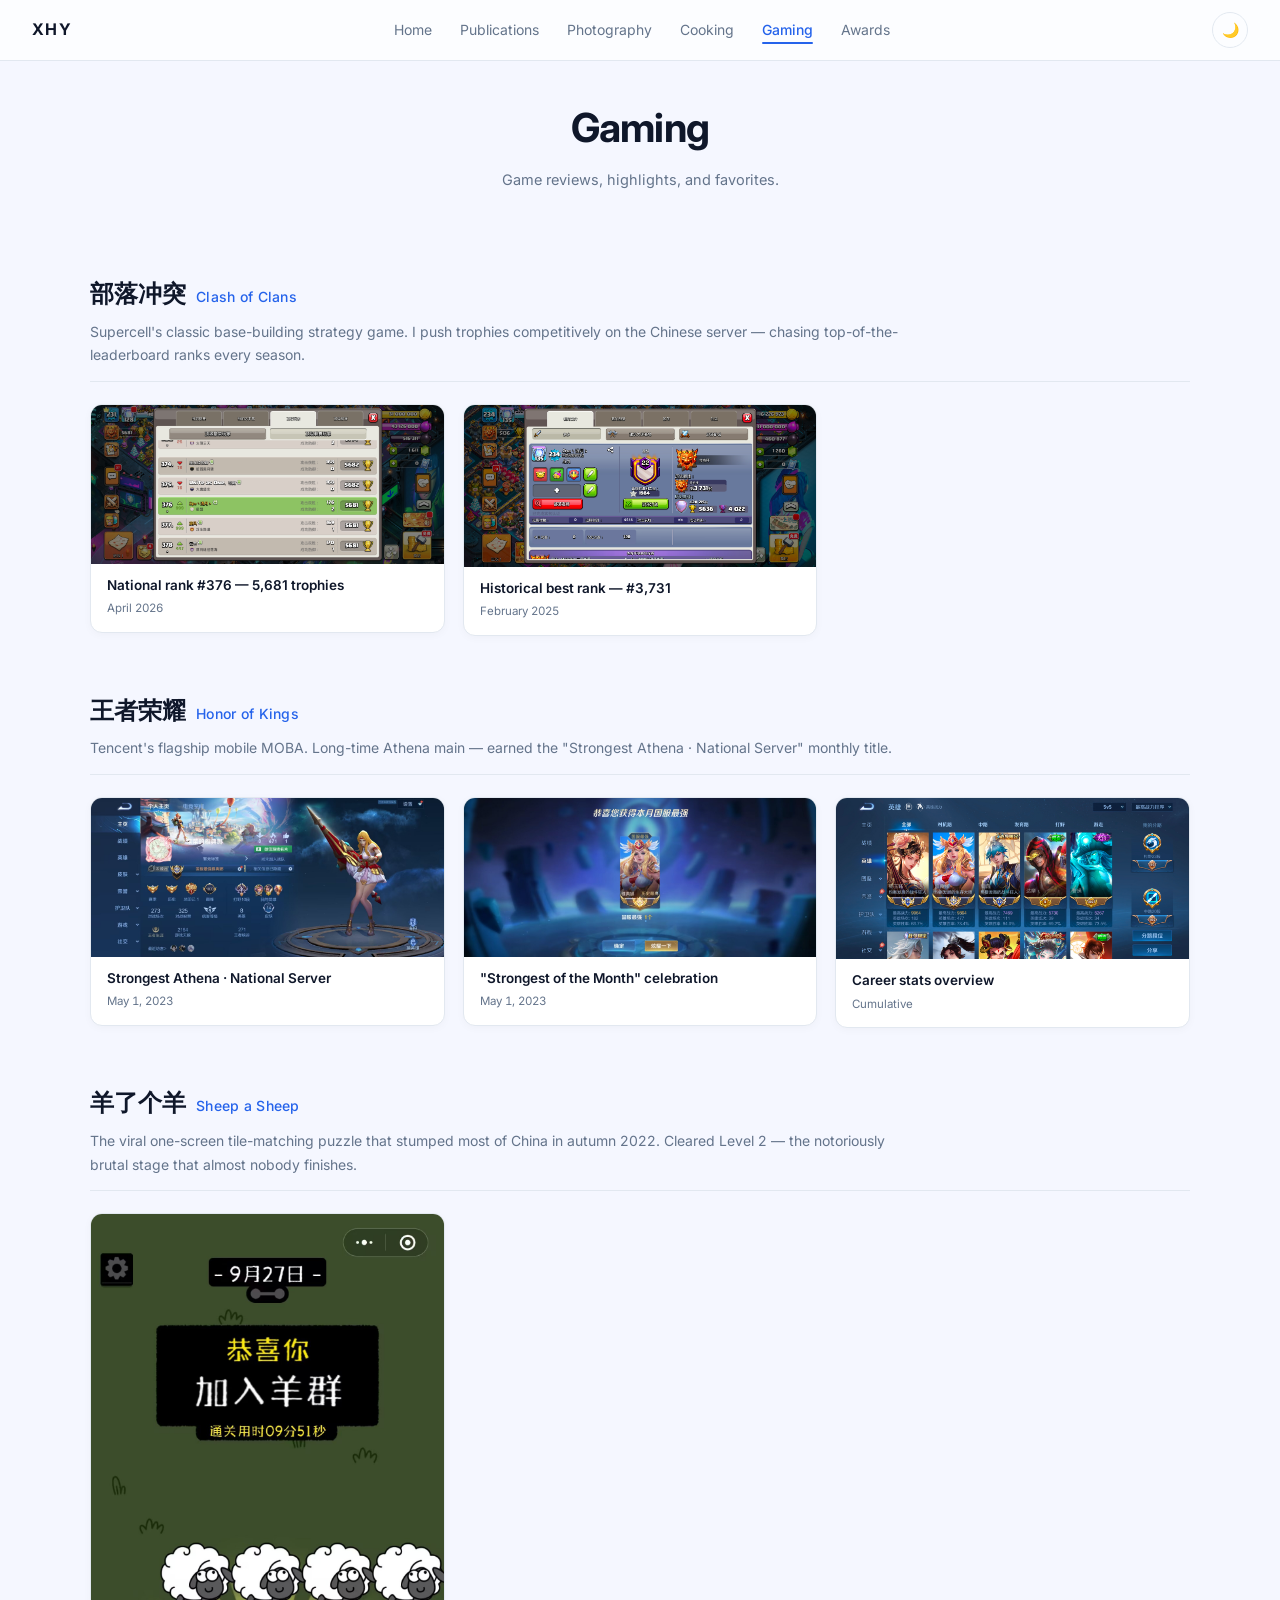
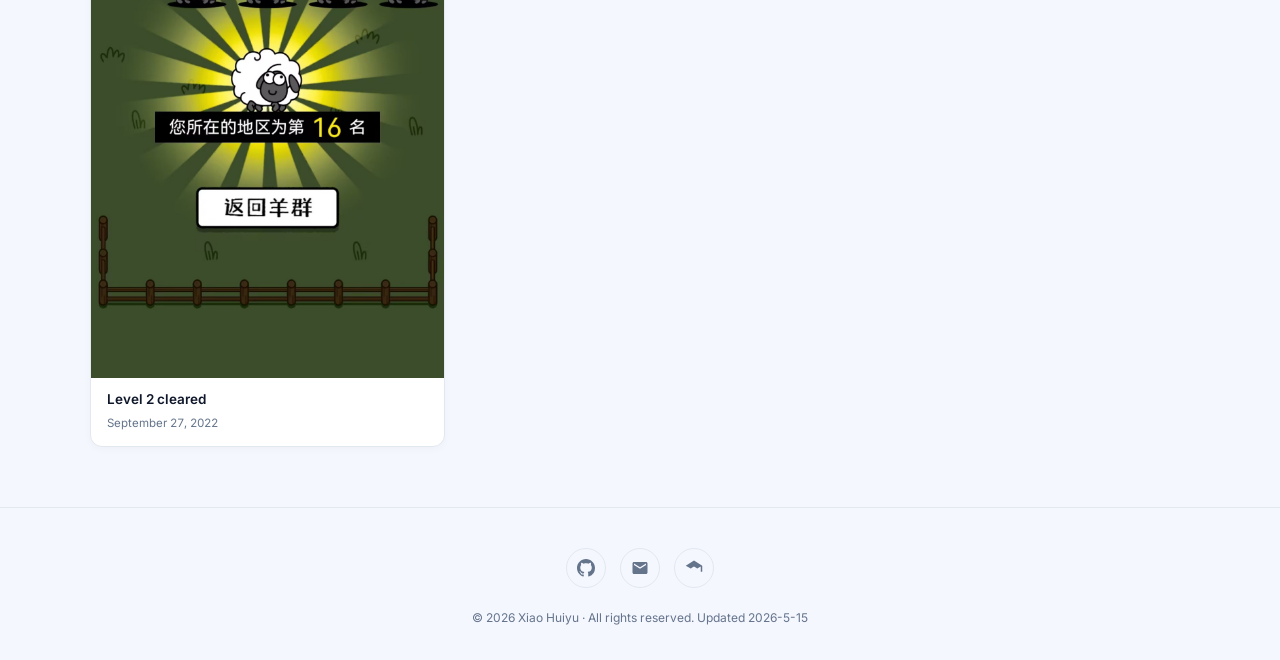
<file: gaming.html>
<!DOCTYPE html>
<html lang="en">
<head>
  <meta charset="UTF-8" />
  <meta name="viewport" content="width=device-width, initial-scale=1.0" />
  <title>Gaming · Xiao Huiyu</title>
  <meta name="description" content="Gaming by Xiao Huiyu" />
  <link rel="icon" type="image/jpeg" href="logo.jpg" />
  <link rel="apple-touch-icon" href="logo.jpg" />
  <link rel="stylesheet" href="style.css" />
  <link rel="preconnect" href="https://fonts.googleapis.com" />
  <link rel="preconnect" href="https://fonts.gstatic.com" crossorigin />
  <link href="https://fonts.googleapis.com/css2?family=Inter:wght@300;400;500;600;700&family=Noto+Serif+SC:wght@400;600&display=swap" rel="stylesheet" />
</head>
<body>

  <nav class="nav">
    <a href="index.html" class="nav-logo">XHY</a>
    <ul class="nav-links">
      <li><a href="index.html">Home</a></li>
      <li><a href="publications.html">Publications</a></li>
      <li><a href="photography.html">Photography</a></li>
      <li><a href="cooking.html">Cooking</a></li>
      <li><a href="gaming.html" class="active">Gaming</a></li>
      <li><a href="awards.html">Awards</a></li>
    </ul>
    <button class="theme-toggle" aria-label="Toggle dark mode">🌙</button>
  </nav>

  <header class="page-hero">
    <h1>Gaming</h1>
    <p>Game reviews, highlights, and favorites.</p>
  </header>

  <section class="section section-alt">
    <div class="section-inner">

      <div class="game-section">
        <div class="game-header">
          <h2 class="game-title">部落冲突 <span class="game-title-en">Clash of Clans</span></h2>
          <p class="game-desc">Supercell's classic base-building strategy game. I push trophies competitively on the Chinese server — chasing top-of-the-leaderboard ranks every season.</p>
        </div>
        <div class="game-gallery">
          <article class="game-card">
            <div class="game-card-image"><img src="gaming/clash-of-clans/COC_2026年 4 月部落冲突全国第 376 名.jpg" alt="Clash of Clans CN server rank 376" /></div>
            <div class="game-card-body">
              <span class="game-card-title">National rank #376 — 5,681 trophies</span>
              <span class="game-card-date">April 2026</span>
            </div>
          </article>
          <article class="game-card">
            <div class="game-card-image"><img src="gaming/clash-of-clans/COC_2025 年 2 月历史定榜最佳 3731 名.jpg" alt="Historical best rank 3,731" /></div>
            <div class="game-card-body">
              <span class="game-card-title">Historical best rank — #3,731</span>
              <span class="game-card-date">February 2025</span>
            </div>
          </article>
        </div>
      </div>

      <div class="game-section">
        <div class="game-header">
          <h2 class="game-title">王者荣耀 <span class="game-title-en">Honor of Kings</span></h2>
          <p class="game-desc">Tencent's flagship mobile MOBA. Long-time Athena main — earned the "Strongest Athena · National Server" monthly title.</p>
        </div>
        <div class="game-gallery">
          <article class="game-card">
            <div class="game-card-image"><img src="gaming/king/king_2023 年 5 月 1 号拿下王者荣耀国服最强雅典娜称号.jpg" alt="Strongest Athena profile" /></div>
            <div class="game-card-body">
              <span class="game-card-title">Strongest Athena · National Server</span>
              <span class="game-card-date">May 1, 2023</span>
            </div>
          </article>
          <article class="game-card">
            <div class="game-card-image"><img src="gaming/king/king_2023年 5 月 1 号国服最强称号截图.jpg" alt="Strongest of the Month celebration screen" /></div>
            <div class="game-card-body">
              <span class="game-card-title">"Strongest of the Month" celebration</span>
              <span class="game-card-date">May 1, 2023</span>
            </div>
          </article>
          <article class="game-card">
            <div class="game-card-image"><img src="gaming/king/king_王者荣耀游戏生涯记录.jpg" alt="Career stats" /></div>
            <div class="game-card-body">
              <span class="game-card-title">Career stats overview</span>
              <span class="game-card-date">Cumulative</span>
            </div>
          </article>
        </div>
      </div>

      <div class="game-section">
        <div class="game-header">
          <h2 class="game-title">羊了个羊 <span class="game-title-en">Sheep a Sheep</span></h2>
          <p class="game-desc">The viral one-screen tile-matching puzzle that stumped most of China in autumn 2022. Cleared Level 2 — the notoriously brutal stage that almost nobody finishes.</p>
        </div>
        <div class="game-gallery">
          <article class="game-card">
            <div class="game-card-image"><img src="gaming/yang/yang_2022 年 9 月 27 日成功通关.jpg" alt="Sheep a Sheep Level 2 cleared" /></div>
            <div class="game-card-body">
              <span class="game-card-title">Level 2 cleared</span>
              <span class="game-card-date">September 27, 2022</span>
            </div>
          </article>
        </div>
      </div>

    </div>
  </section>

  <footer class="footer">
    <div class="footer-social">
      <a href="https://github.com/XHY2222" target="_blank" rel="noopener" aria-label="GitHub">
        <svg viewBox="0 0 24 24"><path d="M12 0C5.37 0 0 5.37 0 12c0 5.31 3.435 9.795 8.205 11.385.6.105.825-.255.825-.57 0-.285-.015-1.23-.015-2.235-3.015.555-3.795-.735-4.035-1.41-.135-.345-.72-1.41-1.23-1.695-.42-.225-1.02-.78-.015-.795.945-.015 1.62.87 1.845 1.23 1.08 1.815 2.805 1.305 3.495.99.105-.78.42-1.305.765-1.605-2.67-.3-5.46-1.335-5.46-5.925 0-1.305.465-2.385 1.23-3.225-.12-.3-.54-1.53.12-3.18 0 0 1.005-.315 3.3 1.23.96-.27 1.98-.405 3-.405s2.04.135 3 .405c2.295-1.56 3.3-1.23 3.3-1.23.66 1.65.24 2.88.12 3.18.765.84 1.23 1.905 1.23 3.225 0 4.605-2.805 5.625-5.475 5.925.435.375.81 1.095.81 2.22 0 1.605-.015 2.895-.015 3.3 0 .315.225.69.825.57A12.02 12.02 0 0024 12c0-6.63-5.37-12-12-12z"/></svg>
      </a>
      <a href="mailto:y2263997@gmail.com" aria-label="Gmail">
        <svg viewBox="0 0 24 24"><path d="M20 4H4c-1.1 0-1.99.9-1.99 2L2 18c0 1.1.9 2 2 2h16c1.1 0 2-.9 2-2V6c0-1.1-.9-2-2-2zm0 4l-8 5-8-5V6l8 5 8-5v2z"/></svg>
      </a>
      <a href="https://scholar.google.com/citations?user=OA_RByYAAAAJ&hl=zh-CN" target="_blank" rel="noopener" aria-label="Google Scholar">
        <svg viewBox="0 0 24 24"><path d="M12 2L1 9l11 6 9-4.91V17h2V9L12 2zm0 13l-4.5-2.4L12 10l4.5 2.6L12 15z"/></svg>
      </a>
    </div>
    <p>© <span id="year"></span> Xiao Huiyu · All rights reserved. Updated 2026-5-15</p>
  </footer>

  <script src="script.js"></script>
</body>
</html>
</file>
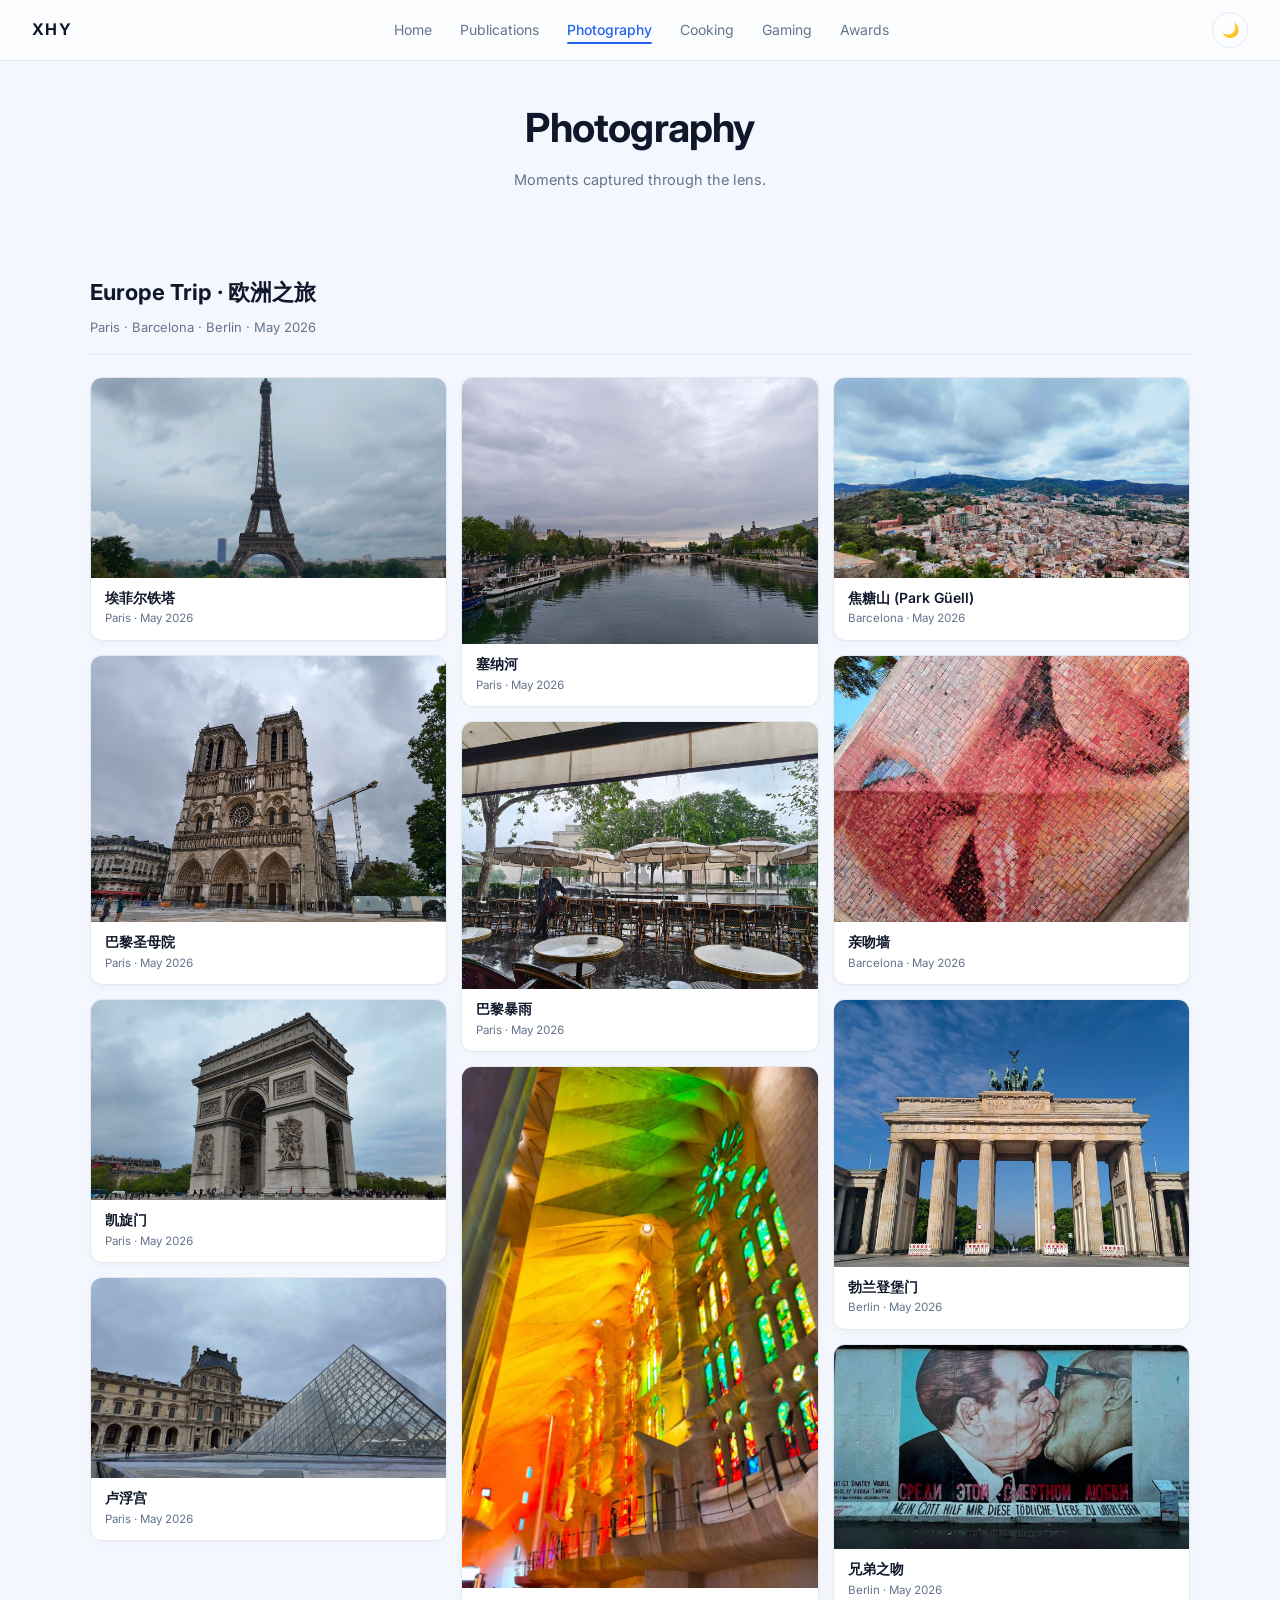
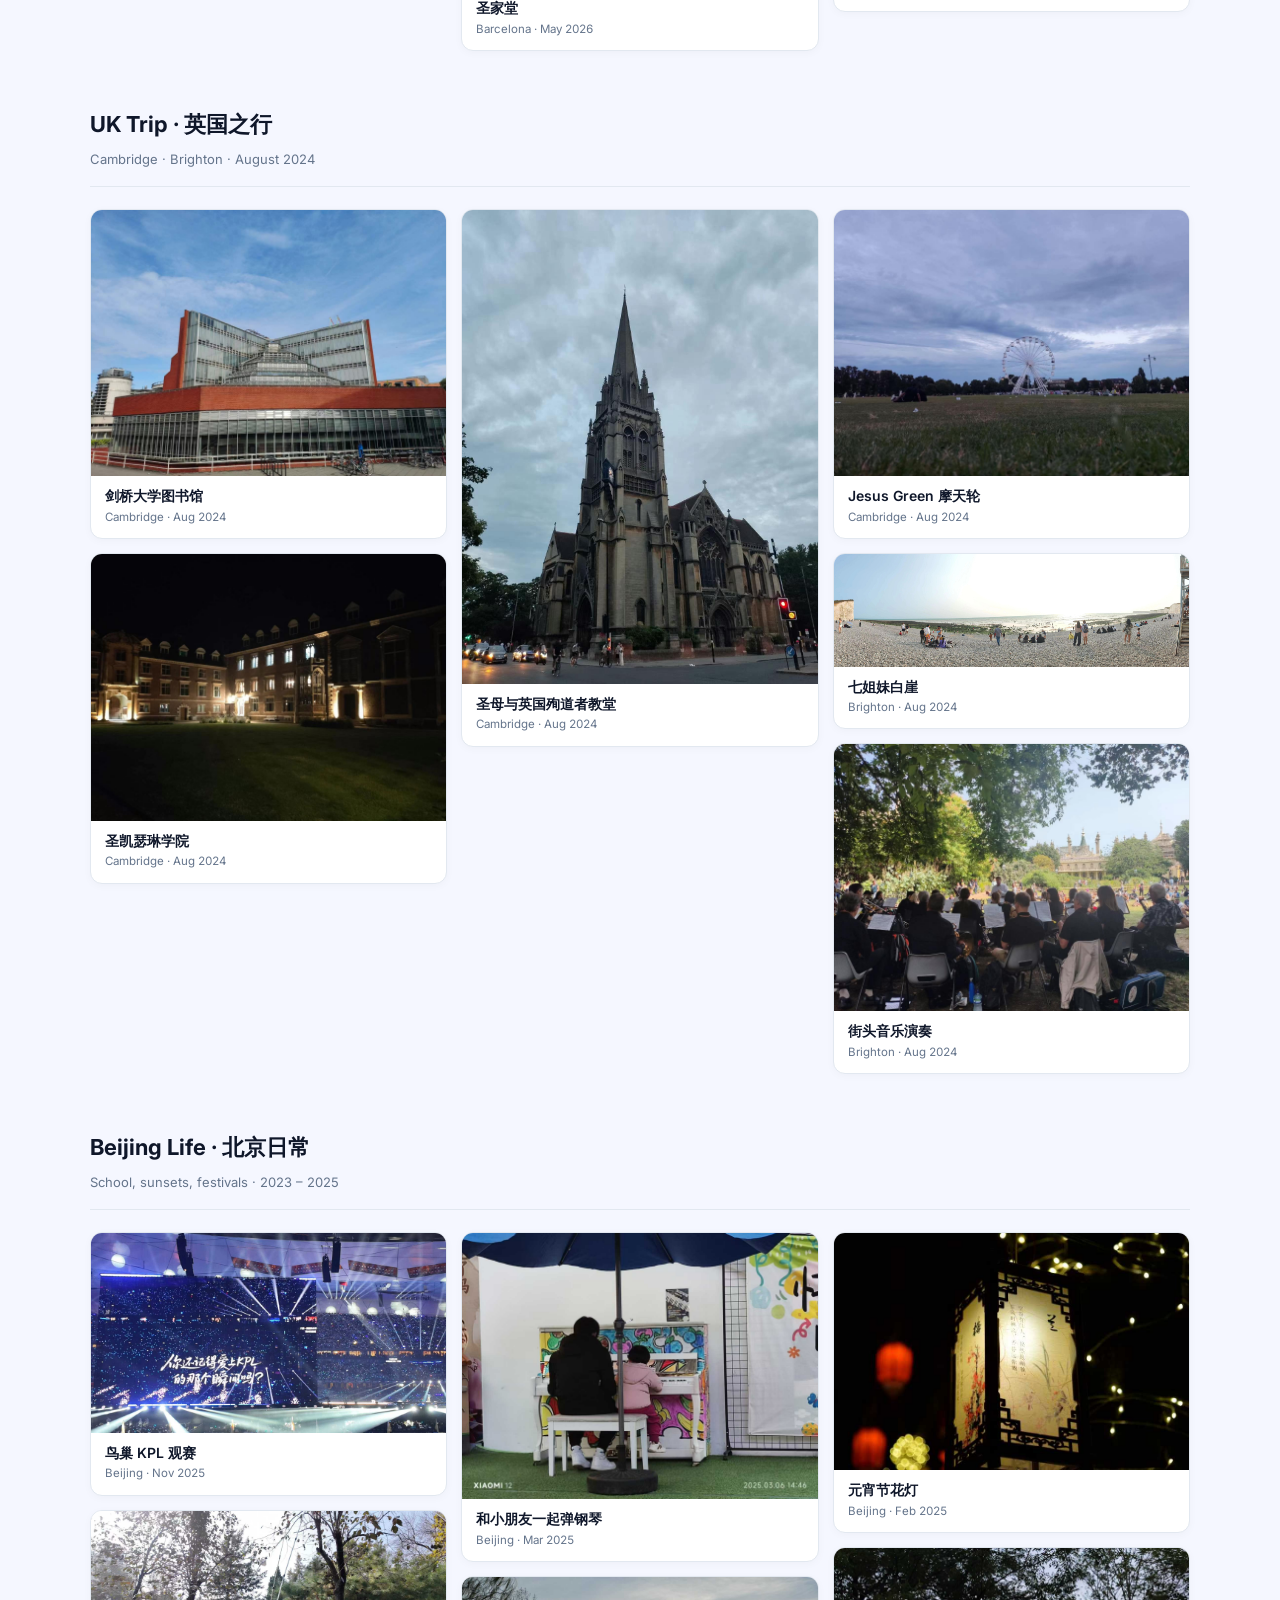
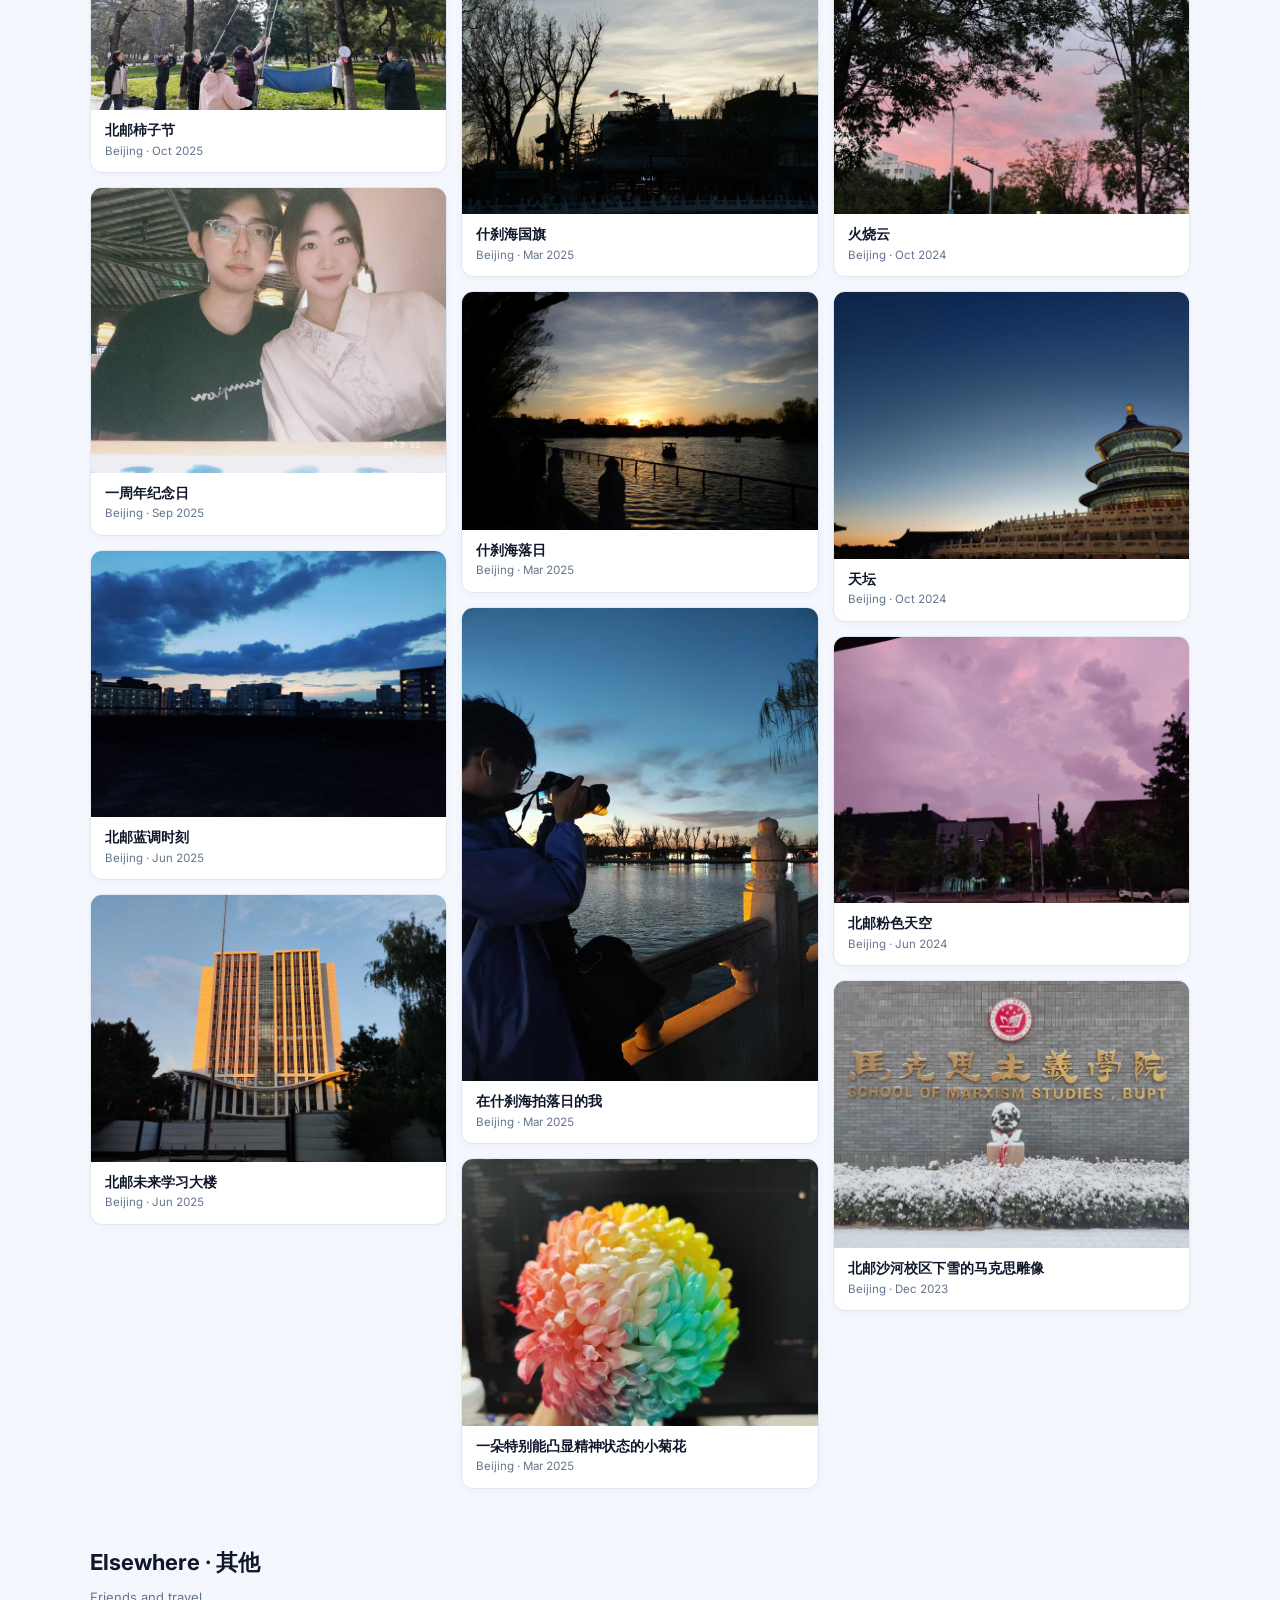
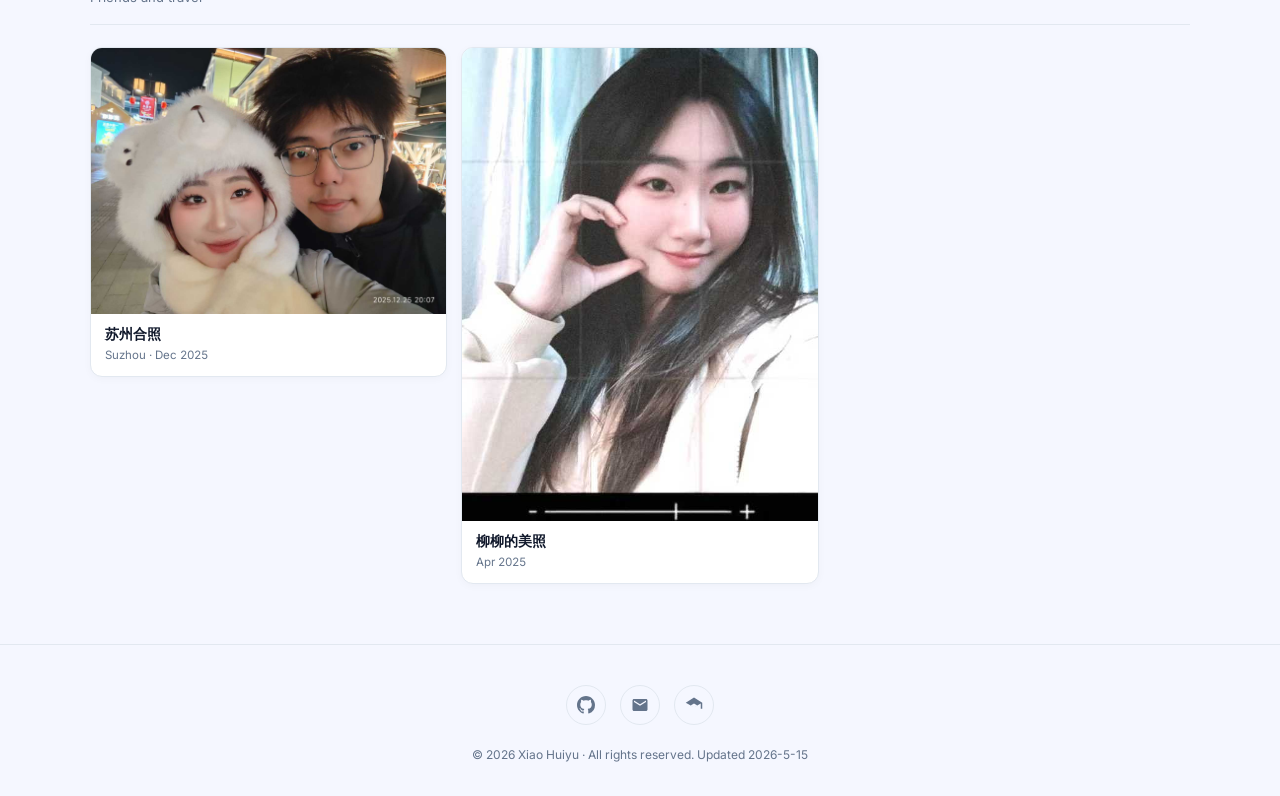
<file: photography.html>
<!DOCTYPE html>
<html lang="en">
<head>
  <meta charset="UTF-8" />
  <meta name="viewport" content="width=device-width, initial-scale=1.0" />
  <title>Photography · Xiao Huiyu</title>
  <meta name="description" content="Photography by Xiao Huiyu" />
  <link rel="icon" type="image/jpeg" href="logo.jpg" />
  <link rel="apple-touch-icon" href="logo.jpg" />
  <link rel="stylesheet" href="style.css" />
  <link rel="preconnect" href="https://fonts.googleapis.com" />
  <link rel="preconnect" href="https://fonts.gstatic.com" crossorigin />
  <link href="https://fonts.googleapis.com/css2?family=Inter:wght@300;400;500;600;700&family=Noto+Serif+SC:wght@400;600&display=swap" rel="stylesheet" />
</head>
<body>

  <nav class="nav">
    <a href="index.html" class="nav-logo">XHY</a>
    <ul class="nav-links">
      <li><a href="index.html">Home</a></li>
      <li><a href="publications.html">Publications</a></li>
      <li><a href="photography.html" class="active">Photography</a></li>
      <li><a href="cooking.html">Cooking</a></li>
      <li><a href="gaming.html">Gaming</a></li>
      <li><a href="awards.html">Awards</a></li>
    </ul>
    <button class="theme-toggle" aria-label="Toggle dark mode">🌙</button>
  </nav>

  <header class="page-hero">
    <h1>Photography</h1>
    <p>Moments captured through the lens.</p>
  </header>

  <section class="section section-alt">
    <div class="section-inner">

      <div class="photo-section">
        <div class="photo-section-header">
          <h2 class="photo-section-title">Europe Trip · 欧洲之旅</h2>
          <span class="photo-section-meta">Paris · Barcelona · Berlin · May 2026</span>
        </div>
        <div class="photo-grid">

          <article class="photo-card">
            <div class="photo-card-image"><img src="photography/巴黎埃菲尔铁塔 2026-5.png" alt="Eiffel Tower" loading="lazy" /></div>
            <div class="photo-card-body"><span class="photo-card-title">埃菲尔铁塔</span><span class="photo-card-meta">Paris · May 2026</span></div>
          </article>
          <article class="photo-card">
            <div class="photo-card-image"><img src="photography/巴黎巴黎圣母院2026-5.png" alt="Notre-Dame de Paris" loading="lazy" /></div>
            <div class="photo-card-body"><span class="photo-card-title">巴黎圣母院</span><span class="photo-card-meta">Paris · May 2026</span></div>
          </article>
          <article class="photo-card">
            <div class="photo-card-image"><img src="photography/巴黎凯旋门 2026-5.png" alt="Arc de Triomphe" loading="lazy" /></div>
            <div class="photo-card-body"><span class="photo-card-title">凯旋门</span><span class="photo-card-meta">Paris · May 2026</span></div>
          </article>
          <article class="photo-card">
            <div class="photo-card-image"><img src="photography/巴黎卢浮宫 2026-5.png" alt="The Louvre" loading="lazy" /></div>
            <div class="photo-card-body"><span class="photo-card-title">卢浮宫</span><span class="photo-card-meta">Paris · May 2026</span></div>
          </article>
          <article class="photo-card">
            <div class="photo-card-image"><img src="photography/巴黎塞纳河2026-5.png" alt="The Seine" loading="lazy" /></div>
            <div class="photo-card-body"><span class="photo-card-title">塞纳河</span><span class="photo-card-meta">Paris · May 2026</span></div>
          </article>
          <article class="photo-card">
            <div class="photo-card-image"><img src="photography/巴黎暴雨 2026-5.png" alt="Paris rainstorm" loading="lazy" /></div>
            <div class="photo-card-body"><span class="photo-card-title">巴黎暴雨</span><span class="photo-card-meta">Paris · May 2026</span></div>
          </article>

          <article class="photo-card">
            <div class="photo-card-image"><img src="photography/巴塞罗那圣家堂 2026-5.png" alt="Sagrada Família" loading="lazy" /></div>
            <div class="photo-card-body"><span class="photo-card-title">圣家堂</span><span class="photo-card-meta">Barcelona · May 2026</span></div>
          </article>
          <article class="photo-card">
            <div class="photo-card-image"><img src="photography/巴塞罗那焦糖山 2026-5.png" alt="Park Güell" loading="lazy" /></div>
            <div class="photo-card-body"><span class="photo-card-title">焦糖山 (Park Güell)</span><span class="photo-card-meta">Barcelona · May 2026</span></div>
          </article>
          <article class="photo-card">
            <div class="photo-card-image"><img src="photography/巴塞罗那亲吻墙 2026-5.png" alt="The Kiss of Freedom wall" loading="lazy" /></div>
            <div class="photo-card-body"><span class="photo-card-title">亲吻墙</span><span class="photo-card-meta">Barcelona · May 2026</span></div>
          </article>

          <article class="photo-card">
            <div class="photo-card-image"><img src="photography/柏林勃兰登堡门2026-5.png" alt="Brandenburg Gate" loading="lazy" /></div>
            <div class="photo-card-body"><span class="photo-card-title">勃兰登堡门</span><span class="photo-card-meta">Berlin · May 2026</span></div>
          </article>
          <article class="photo-card">
            <div class="photo-card-image"><img src="photography/柏林兄弟之吻 2026-5.png" alt="Brotherly Kiss mural" loading="lazy" /></div>
            <div class="photo-card-body"><span class="photo-card-title">兄弟之吻</span><span class="photo-card-meta">Berlin · May 2026</span></div>
          </article>

        </div>
      </div>

      <div class="photo-section">
        <div class="photo-section-header">
          <h2 class="photo-section-title">UK Trip · 英国之行</h2>
          <span class="photo-section-meta">Cambridge · Brighton · August 2024</span>
        </div>
        <div class="photo-grid">

          <article class="photo-card">
            <div class="photo-card-image"><img src="photography/剑桥剑桥大学图书馆 2024-8.png" alt="Cambridge University Library" loading="lazy" /></div>
            <div class="photo-card-body"><span class="photo-card-title">剑桥大学图书馆</span><span class="photo-card-meta">Cambridge · Aug 2024</span></div>
          </article>
          <article class="photo-card">
            <div class="photo-card-image"><img src="photography/剑桥圣凯瑟琳学院 2024-8.png" alt="St Catharine's College" loading="lazy" /></div>
            <div class="photo-card-body"><span class="photo-card-title">圣凯瑟琳学院</span><span class="photo-card-meta">Cambridge · Aug 2024</span></div>
          </article>
          <article class="photo-card">
            <div class="photo-card-image"><img src="photography/剑桥圣母与英国殉道者教堂2024-8.png" alt="Our Lady and the English Martyrs Church" loading="lazy" /></div>
            <div class="photo-card-body"><span class="photo-card-title">圣母与英国殉道者教堂</span><span class="photo-card-meta">Cambridge · Aug 2024</span></div>
          </article>
          <article class="photo-card">
            <div class="photo-card-image"><img src="photography/剑桥jesus green摩天轮2024-8.png" alt="Jesus Green Ferris wheel" loading="lazy" /></div>
            <div class="photo-card-body"><span class="photo-card-title">Jesus Green 摩天轮</span><span class="photo-card-meta">Cambridge · Aug 2024</span></div>
          </article>

          <article class="photo-card">
            <div class="photo-card-image"><img src="photography/布莱顿七姐妹白崖 2024-8.png" alt="Seven Sisters cliffs" loading="lazy" /></div>
            <div class="photo-card-body"><span class="photo-card-title">七姐妹白崖</span><span class="photo-card-meta">Brighton · Aug 2024</span></div>
          </article>
          <article class="photo-card">
            <div class="photo-card-image"><img src="photography/布莱顿音乐演奏 2024-8.png" alt="Street music in Brighton" loading="lazy" /></div>
            <div class="photo-card-body"><span class="photo-card-title">街头音乐演奏</span><span class="photo-card-meta">Brighton · Aug 2024</span></div>
          </article>

        </div>
      </div>

      <div class="photo-section">
        <div class="photo-section-header">
          <h2 class="photo-section-title">Beijing Life · 北京日常</h2>
          <span class="photo-section-meta">School, sunsets, festivals · 2023 – 2025</span>
        </div>
        <div class="photo-grid">

          <article class="photo-card">
            <div class="photo-card-image"><img src="photography/北京鸟巢 KPL 观赛 2025-11.png" alt="KPL final at the Bird's Nest" loading="lazy" /></div>
            <div class="photo-card-body"><span class="photo-card-title">鸟巢 KPL 观赛</span><span class="photo-card-meta">Beijing · Nov 2025</span></div>
          </article>
          <article class="photo-card">
            <div class="photo-card-image"><img src="photography/北京北邮柿子节摘柿子2025-10.png" alt="BUPT persimmon festival" loading="lazy" /></div>
            <div class="photo-card-body"><span class="photo-card-title">北邮柿子节</span><span class="photo-card-meta">Beijing · Oct 2025</span></div>
          </article>
          <article class="photo-card">
            <div class="photo-card-image"><img src="photography/北京一周年纪念日2025-9.png" alt="Anniversary day" loading="lazy" /></div>
            <div class="photo-card-body"><span class="photo-card-title">一周年纪念日</span><span class="photo-card-meta">Beijing · Sep 2025</span></div>
          </article>
          <article class="photo-card">
            <div class="photo-card-image"><img src="photography/北京北邮蓝调时刻-2025-6.png" alt="BUPT blue hour" loading="lazy" /></div>
            <div class="photo-card-body"><span class="photo-card-title">北邮蓝调时刻</span><span class="photo-card-meta">Beijing · Jun 2025</span></div>
          </article>
          <article class="photo-card">
            <div class="photo-card-image"><img src="photography/北京北邮未来学习大楼2025-6.png" alt="BUPT Future Learning Building" loading="lazy" /></div>
            <div class="photo-card-body"><span class="photo-card-title">北邮未来学习大楼</span><span class="photo-card-meta">Beijing · Jun 2025</span></div>
          </article>
          <article class="photo-card">
            <div class="photo-card-image"><img src="photography/北京和小朋友一起弹钢琴 2025-3.png" alt="Playing piano with a child" loading="lazy" /></div>
            <div class="photo-card-body"><span class="photo-card-title">和小朋友一起弹钢琴</span><span class="photo-card-meta">Beijing · Mar 2025</span></div>
          </article>
          <article class="photo-card">
            <div class="photo-card-image"><img src="photography/北京什刹海国旗2025-3.png" alt="Flag over Shichahai" loading="lazy" /></div>
            <div class="photo-card-body"><span class="photo-card-title">什刹海国旗</span><span class="photo-card-meta">Beijing · Mar 2025</span></div>
          </article>
          <article class="photo-card">
            <div class="photo-card-image"><img src="photography/北京什刹海落日 2025-3.png" alt="Sunset at Shichahai" loading="lazy" /></div>
            <div class="photo-card-body"><span class="photo-card-title">什刹海落日</span><span class="photo-card-meta">Beijing · Mar 2025</span></div>
          </article>
          <article class="photo-card">
            <div class="photo-card-image"><img src="photography/北京在什刹海拍落日的我 2025-3.png" alt="Self portrait at Shichahai" loading="lazy" /></div>
            <div class="photo-card-body"><span class="photo-card-title">在什刹海拍落日的我</span><span class="photo-card-meta">Beijing · Mar 2025</span></div>
          </article>
          <article class="photo-card">
            <div class="photo-card-image"><img src="photography/北京一朵特别能凸显精神状态的小菊花 2025-3.png" alt="A little chrysanthemum" loading="lazy" /></div>
            <div class="photo-card-body"><span class="photo-card-title">一朵特别能凸显精神状态的小菊花</span><span class="photo-card-meta">Beijing · Mar 2025</span></div>
          </article>
          <article class="photo-card">
            <div class="photo-card-image"><img src="photography/北京元宵节花灯 2025-2.png" alt="Lantern Festival" loading="lazy" /></div>
            <div class="photo-card-body"><span class="photo-card-title">元宵节花灯</span><span class="photo-card-meta">Beijing · Feb 2025</span></div>
          </article>
          <article class="photo-card">
            <div class="photo-card-image"><img src="photography/北京火烧云 2024-10.png" alt="Burning sunset clouds" loading="lazy" /></div>
            <div class="photo-card-body"><span class="photo-card-title">火烧云</span><span class="photo-card-meta">Beijing · Oct 2024</span></div>
          </article>
          <article class="photo-card">
            <div class="photo-card-image"><img src="photography/北京天坛 2024-10.png" alt="Temple of Heaven" loading="lazy" /></div>
            <div class="photo-card-body"><span class="photo-card-title">天坛</span><span class="photo-card-meta">Beijing · Oct 2024</span></div>
          </article>
          <article class="photo-card">
            <div class="photo-card-image"><img src="photography/北京北邮粉色天空 2024-6.png" alt="Pink sky over BUPT" loading="lazy" /></div>
            <div class="photo-card-body"><span class="photo-card-title">北邮粉色天空</span><span class="photo-card-meta">Beijing · Jun 2024</span></div>
          </article>
          <article class="photo-card">
            <div class="photo-card-image"><img src="photography/北京北邮沙河校区下雪的马克思雕像2023-12.png" alt="Marx statue in snow at BUPT Shahe campus" loading="lazy" /></div>
            <div class="photo-card-body"><span class="photo-card-title">北邮沙河校区下雪的马克思雕像</span><span class="photo-card-meta">Beijing · Dec 2023</span></div>
          </article>

        </div>
      </div>

      <div class="photo-section">
        <div class="photo-section-header">
          <h2 class="photo-section-title">Elsewhere · 其他</h2>
          <span class="photo-section-meta">Friends and travel</span>
        </div>
        <div class="photo-grid">
          <article class="photo-card">
            <div class="photo-card-image"><img src="photography/苏州合照2025-12.png" alt="Group photo in Suzhou" loading="lazy" /></div>
            <div class="photo-card-body"><span class="photo-card-title">苏州合照</span><span class="photo-card-meta">Suzhou · Dec 2025</span></div>
          </article>
          <article class="photo-card">
            <div class="photo-card-image"><img src="photography/柳柳的美照2025-4.png" alt="Portrait of LiuLiu" loading="lazy" /></div>
            <div class="photo-card-body"><span class="photo-card-title">柳柳的美照</span><span class="photo-card-meta">Apr 2025</span></div>
          </article>
        </div>
      </div>

    </div>
  </section>

  <footer class="footer">
    <div class="footer-social">
      <a href="https://github.com/XHY2222" target="_blank" rel="noopener" aria-label="GitHub">
        <svg viewBox="0 0 24 24"><path d="M12 0C5.37 0 0 5.37 0 12c0 5.31 3.435 9.795 8.205 11.385.6.105.825-.255.825-.57 0-.285-.015-1.23-.015-2.235-3.015.555-3.795-.735-4.035-1.41-.135-.345-.72-1.41-1.23-1.695-.42-.225-1.02-.78-.015-.795.945-.015 1.62.87 1.845 1.23 1.08 1.815 2.805 1.305 3.495.99.105-.78.42-1.305.765-1.605-2.67-.3-5.46-1.335-5.46-5.925 0-1.305.465-2.385 1.23-3.225-.12-.3-.54-1.53.12-3.18 0 0 1.005-.315 3.3 1.23.96-.27 1.98-.405 3-.405s2.04.135 3 .405c2.295-1.56 3.3-1.23 3.3-1.23.66 1.65.24 2.88.12 3.18.765.84 1.23 1.905 1.23 3.225 0 4.605-2.805 5.625-5.475 5.925.435.375.81 1.095.81 2.22 0 1.605-.015 2.895-.015 3.3 0 .315.225.69.825.57A12.02 12.02 0 0024 12c0-6.63-5.37-12-12-12z"/></svg>
      </a>
      <a href="mailto:y2263997@gmail.com" aria-label="Gmail">
        <svg viewBox="0 0 24 24"><path d="M20 4H4c-1.1 0-1.99.9-1.99 2L2 18c0 1.1.9 2 2 2h16c1.1 0 2-.9 2-2V6c0-1.1-.9-2-2-2zm0 4l-8 5-8-5V6l8 5 8-5v2z"/></svg>
      </a>
      <a href="https://scholar.google.com/citations?user=OA_RByYAAAAJ&hl=zh-CN" target="_blank" rel="noopener" aria-label="Google Scholar">
        <svg viewBox="0 0 24 24"><path d="M12 2L1 9l11 6 9-4.91V17h2V9L12 2zm0 13l-4.5-2.4L12 10l4.5 2.6L12 15z"/></svg>
      </a>
    </div>
    <p>© <span id="year"></span> Xiao Huiyu · All rights reserved. Updated 2026-5-15</p>
  </footer>

  <script src="script.js"></script>
</body>
</html>
</file>
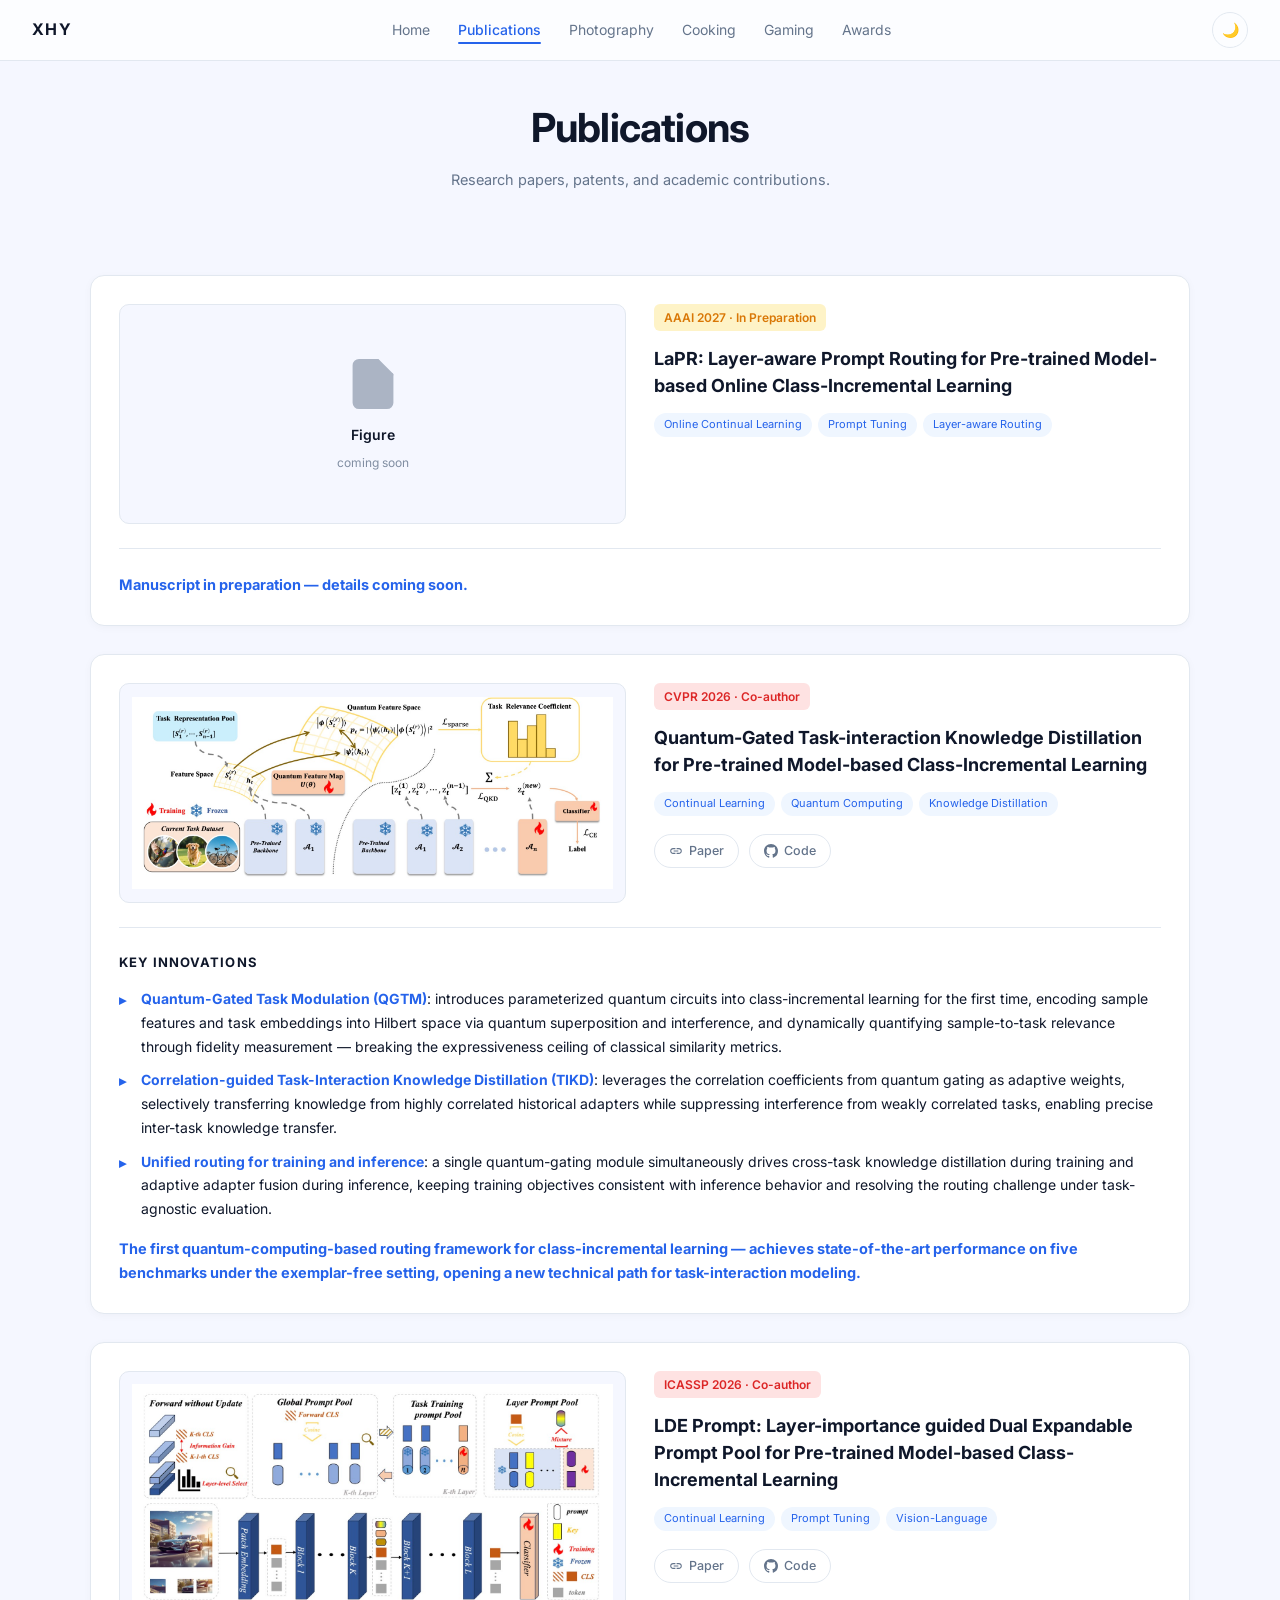
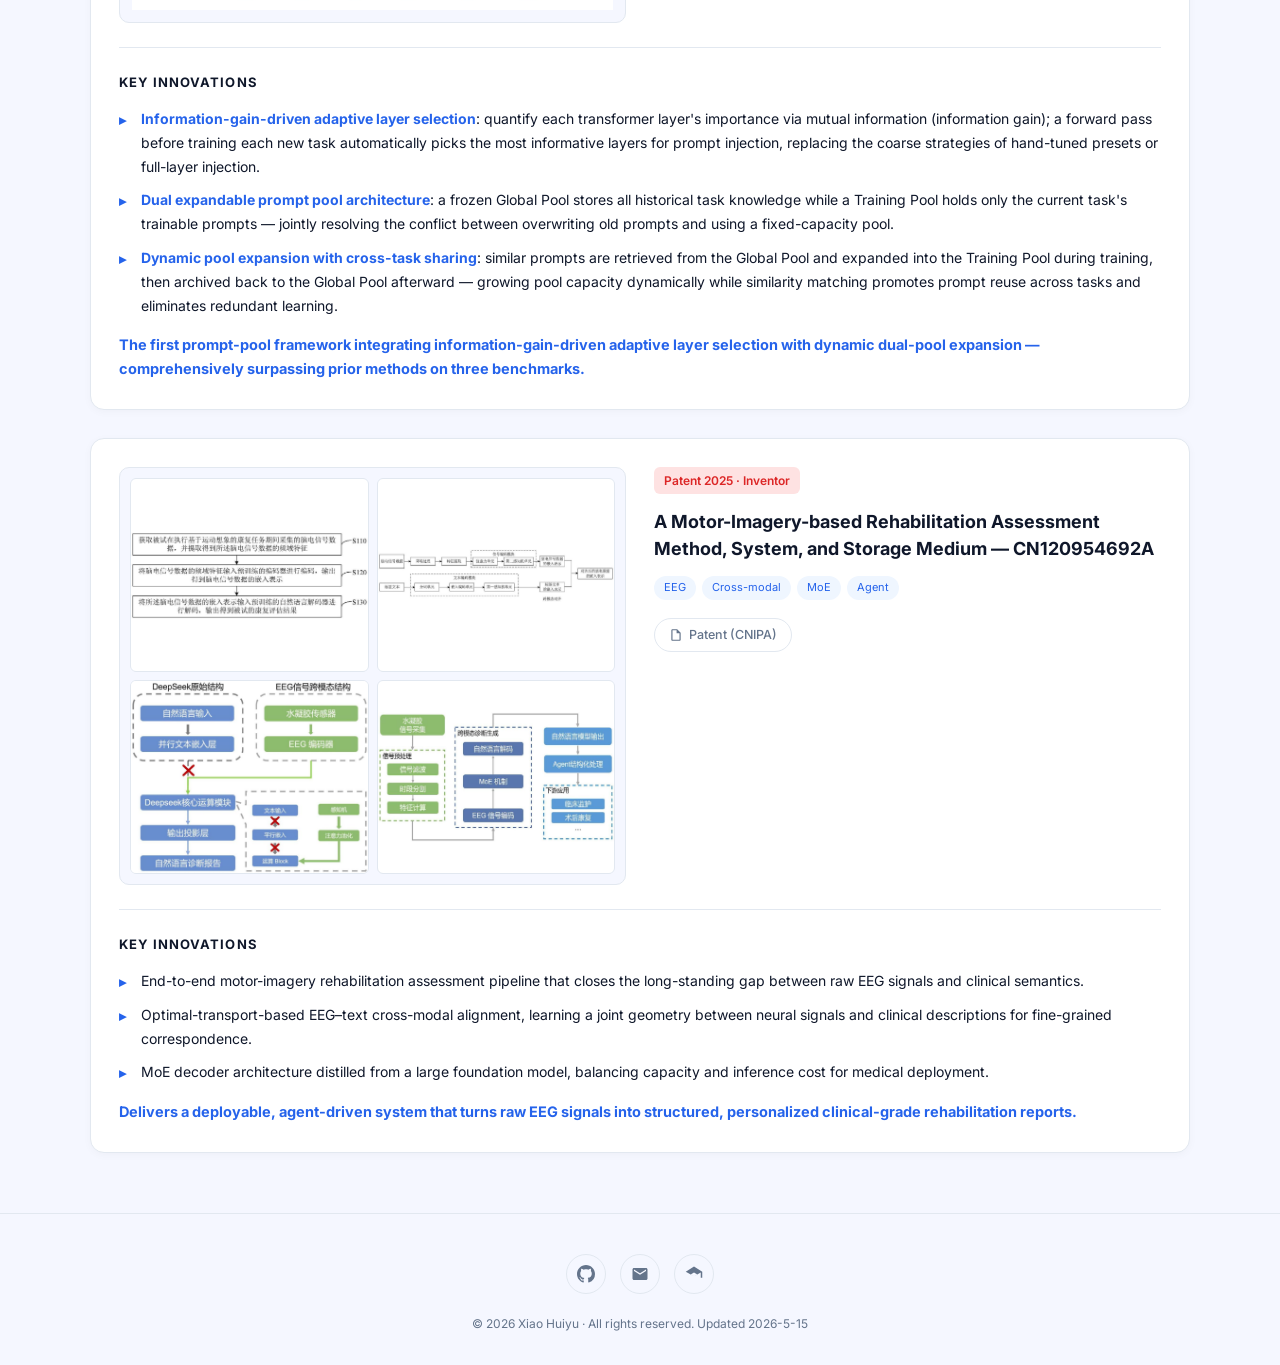
<file: publications.html>
<!DOCTYPE html>
<html lang="en">
<head>
  <meta charset="UTF-8" />
  <meta name="viewport" content="width=device-width, initial-scale=1.0" />
  <title>Publications · Xiao Huiyu</title>
  <meta name="description" content="Publications by Xiao Huiyu" />
  <link rel="icon" type="image/jpeg" href="logo.jpg" />
  <link rel="apple-touch-icon" href="logo.jpg" />
  <link rel="stylesheet" href="style.css" />
  <link rel="preconnect" href="https://fonts.googleapis.com" />
  <link rel="preconnect" href="https://fonts.gstatic.com" crossorigin />
  <link href="https://fonts.googleapis.com/css2?family=Inter:wght@300;400;500;600;700&family=Noto+Serif+SC:wght@400;600&display=swap" rel="stylesheet" />
</head>
<body>

  <nav class="nav">
    <a href="index.html" class="nav-logo">XHY</a>
    <ul class="nav-links">
      <li><a href="index.html">Home</a></li>
      <li><a href="publications.html" class="active">Publications</a></li>
      <li><a href="photography.html">Photography</a></li>
      <li><a href="cooking.html">Cooking</a></li>
      <li><a href="gaming.html">Gaming</a></li>
      <li><a href="awards.html">Awards</a></li>
    </ul>
    <button class="theme-toggle" aria-label="Toggle dark mode">🌙</button>
  </nav>

  <header class="page-hero">
    <h1>Publications</h1>
    <p>Research papers, patents, and academic contributions.</p>
  </header>

  <section class="section section-alt">
    <div class="section-inner">
      <div class="pub-list">

        <article class="pub-item">
          <div class="pub-item-top">
            <div class="pub-item-image">
              <div class="placeholder">
                <svg viewBox="0 0 24 24" fill="none" stroke="currentColor" stroke-width="1.5" stroke-linecap="round" stroke-linejoin="round">
                  <path d="M14 2H6a2 2 0 0 0-2 2v16a2 2 0 0 0 2 2h12a2 2 0 0 0 2-2V8z"></path>
                  <polyline points="14 2 14 8 20 8"></polyline>
                  <line x1="9" y1="13" x2="15" y2="13"></line>
                  <line x1="9" y1="17" x2="15" y2="17"></line>
                  <circle cx="12" cy="9" r="1.2"></circle>
                </svg>
                <strong>Figure</strong>
                <span>coming soon</span>
              </div>
            </div>
            <div class="pub-item-right">
              <span class="pub-venue prep">AAAI 2027 · In Preparation</span>
              <h2 class="pub-item-title">LaPR: Layer-aware Prompt Routing for Pre-trained Model-based Online Class-Incremental Learning</h2>
              <div class="pub-keywords">
                <span>Online Continual Learning</span>
                <span>Prompt Tuning</span>
                <span>Layer-aware Routing</span>
              </div>
            </div>
          </div>
          <div class="pub-item-innovation">
            <p class="pub-item-conclusion">Manuscript in preparation — details coming soon.</p>
          </div>
        </article>

        <article class="pub-item">
          <div class="pub-item-top">
            <div class="pub-item-image">
              <img src="publications/QKD/QKD_structure.jpg" alt="QKD framework" />
            </div>
            <div class="pub-item-right">
              <span class="pub-venue">CVPR 2026 · Co-author</span>
              <h2 class="pub-item-title">Quantum-Gated Task-interaction Knowledge Distillation for Pre-trained Model-based Class-Incremental Learning</h2>
              <div class="pub-keywords">
                <span>Continual Learning</span>
                <span>Quantum Computing</span>
                <span>Knowledge Distillation</span>
              </div>
              <div class="pub-item-links">
                <a href="https://arxiv.org/abs/2604.11112" target="_blank" rel="noopener" class="pub-link-btn" aria-label="Paper">
                  <svg viewBox="0 0 24 24"><path d="M3.9 12c0-1.71 1.39-3.1 3.1-3.1h4V7H7c-2.76 0-5 2.24-5 5s2.24 5 5 5h4v-1.9H7c-1.71 0-3.1-1.39-3.1-3.1zM8 13h8v-2H8v2zm9-6h-4v1.9h4c1.71 0 3.1 1.39 3.1 3.1s-1.39 3.1-3.1 3.1h-4V17h4c2.76 0 5-2.24 5-5s-2.24-5-5-5z"/></svg>
                  <span>Paper</span>
                </a>
                <a href="https://github.com/Franklilinjie/CVPR26-QKD" target="_blank" rel="noopener" class="pub-link-btn" aria-label="Code">
                  <svg viewBox="0 0 24 24"><path d="M12 0C5.37 0 0 5.37 0 12c0 5.31 3.435 9.795 8.205 11.385.6.105.825-.255.825-.57 0-.285-.015-1.23-.015-2.235-3.015.555-3.795-.735-4.035-1.41-.135-.345-.72-1.41-1.23-1.695-.42-.225-1.02-.78-.015-.795.945-.015 1.62.87 1.845 1.23 1.08 1.815 2.805 1.305 3.495.99.105-.78.42-1.305.765-1.605-2.67-.3-5.46-1.335-5.46-5.925 0-1.305.465-2.385 1.23-3.225-.12-.3-.54-1.53.12-3.18 0 0 1.005-.315 3.3 1.23.96-.27 1.98-.405 3-.405s2.04.135 3 .405c2.295-1.56 3.3-1.23 3.3-1.23.66 1.65.24 2.88.12 3.18.765.84 1.23 1.905 1.23 3.225 0 4.605-2.805 5.625-5.475 5.925.435.375.81 1.095.81 2.22 0 1.605-.015 2.895-.015 3.3 0 .315.225.69.825.57A12.02 12.02 0 0024 12c0-6.63-5.37-12-12-12z"/></svg>
                  <span>Code</span>
                </a>
              </div>
            </div>
          </div>
          <div class="pub-item-innovation">
            <h4>Key Innovations</h4>
            <ul>
              <li><strong>Quantum-Gated Task Modulation (QGTM)</strong>: introduces parameterized quantum circuits into class-incremental learning for the first time, encoding sample features and task embeddings into Hilbert space via quantum superposition and interference, and dynamically quantifying sample-to-task relevance through fidelity measurement — breaking the expressiveness ceiling of classical similarity metrics.</li>
              <li><strong>Correlation-guided Task-Interaction Knowledge Distillation (TIKD)</strong>: leverages the correlation coefficients from quantum gating as adaptive weights, selectively transferring knowledge from highly correlated historical adapters while suppressing interference from weakly correlated tasks, enabling precise inter-task knowledge transfer.</li>
              <li><strong>Unified routing for training and inference</strong>: a single quantum-gating module simultaneously drives cross-task knowledge distillation during training and adaptive adapter fusion during inference, keeping training objectives consistent with inference behavior and resolving the routing challenge under task-agnostic evaluation.</li>
            </ul>
            <p class="pub-item-conclusion">The first quantum-computing-based routing framework for class-incremental learning — achieves state-of-the-art performance on five benchmarks under the exemplar-free setting, opening a new technical path for task-interaction modeling.</p>
          </div>
        </article>

        <article class="pub-item">
          <div class="pub-item-top">
            <div class="pub-item-image">
              <img src="publications/LDEPrompt/LDEPrompt_structure.jpg" alt="LDE Prompt framework" />
            </div>
            <div class="pub-item-right">
              <span class="pub-venue">ICASSP 2026 · Co-author</span>
              <h2 class="pub-item-title">LDE Prompt: Layer-importance guided Dual Expandable Prompt Pool for Pre-trained Model-based Class-Incremental Learning</h2>
              <div class="pub-keywords">
                <span>Continual Learning</span>
                <span>Prompt Tuning</span>
                <span>Vision-Language</span>
              </div>
              <div class="pub-item-links">
                <a href="https://arxiv.org/abs/2604.11091" target="_blank" rel="noopener" class="pub-link-btn" aria-label="Paper">
                  <svg viewBox="0 0 24 24"><path d="M3.9 12c0-1.71 1.39-3.1 3.1-3.1h4V7H7c-2.76 0-5 2.24-5 5s2.24 5 5 5h4v-1.9H7c-1.71 0-3.1-1.39-3.1-3.1zM8 13h8v-2H8v2zm9-6h-4v1.9h4c1.71 0 3.1 1.39 3.1 3.1s-1.39 3.1-3.1 3.1h-4V17h4c2.76 0 5-2.24 5-5s-2.24-5-5-5z"/></svg>
                  <span>Paper</span>
                </a>
                <a href="https://github.com/Frank-lilinjie/LDEPrompt" target="_blank" rel="noopener" class="pub-link-btn" aria-label="Code">
                  <svg viewBox="0 0 24 24"><path d="M12 0C5.37 0 0 5.37 0 12c0 5.31 3.435 9.795 8.205 11.385.6.105.825-.255.825-.57 0-.285-.015-1.23-.015-2.235-3.015.555-3.795-.735-4.035-1.41-.135-.345-.72-1.41-1.23-1.695-.42-.225-1.02-.78-.015-.795.945-.015 1.62.87 1.845 1.23 1.08 1.815 2.805 1.305 3.495.99.105-.78.42-1.305.765-1.605-2.67-.3-5.46-1.335-5.46-5.925 0-1.305.465-2.385 1.23-3.225-.12-.3-.54-1.53.12-3.18 0 0 1.005-.315 3.3 1.23.96-.27 1.98-.405 3-.405s2.04.135 3 .405c2.295-1.56 3.3-1.23 3.3-1.23.66 1.65.24 2.88.12 3.18.765.84 1.23 1.905 1.23 3.225 0 4.605-2.805 5.625-5.475 5.925.435.375.81 1.095.81 2.22 0 1.605-.015 2.895-.015 3.3 0 .315.225.69.825.57A12.02 12.02 0 0024 12c0-6.63-5.37-12-12-12z"/></svg>
                  <span>Code</span>
                </a>
              </div>
            </div>
          </div>
          <div class="pub-item-innovation">
            <h4>Key Innovations</h4>
            <ul>
              <li><strong>Information-gain-driven adaptive layer selection</strong>: quantify each transformer layer's importance via mutual information (information gain); a forward pass before training each new task automatically picks the most informative layers for prompt injection, replacing the coarse strategies of hand-tuned presets or full-layer injection.</li>
              <li><strong>Dual expandable prompt pool architecture</strong>: a frozen Global Pool stores all historical task knowledge while a Training Pool holds only the current task's trainable prompts — jointly resolving the conflict between overwriting old prompts and using a fixed-capacity pool.</li>
              <li><strong>Dynamic pool expansion with cross-task sharing</strong>: similar prompts are retrieved from the Global Pool and expanded into the Training Pool during training, then archived back to the Global Pool afterward — growing pool capacity dynamically while similarity matching promotes prompt reuse across tasks and eliminates redundant learning.</li>
            </ul>
            <p class="pub-item-conclusion">The first prompt-pool framework integrating information-gain-driven adaptive layer selection with dynamic dual-pool expansion — comprehensively surpassing prior methods on three benchmarks.</p>
          </div>
        </article>

        <article class="pub-item">
          <div class="pub-item-top">
            <div class="pub-item-image gallery">
              <img src="publications/patent/image1.png" alt="Patent figure: method flow" />
              <img src="publications/patent/image2.png" alt="Patent figure: cross-modal alignment" />
              <img src="publications/patent/image3.png" alt="Patent figure: architecture comparison" />
              <img src="publications/patent/image4.png" alt="Patent figure: system architecture" />
            </div>
            <div class="pub-item-right">
              <span class="pub-venue">Patent 2025 · Inventor</span>
              <h2 class="pub-item-title">A Motor-Imagery-based Rehabilitation Assessment Method, System, and Storage Medium — CN120954692A</h2>
              <div class="pub-keywords">
                <span>EEG</span>
                <span>Cross-modal</span>
                <span>MoE</span>
                <span>Agent</span>
              </div>
              <div class="pub-item-links">
                <a href="https://pss-system.cponline.cnipa.gov.cn/documents/detail?prevPageTit=changgui" target="_blank" rel="noopener" class="pub-link-btn" aria-label="View patent on CNIPA">
                  <svg viewBox="0 0 24 24"><path d="M14 2H6c-1.1 0-1.99.9-1.99 2L4 20c0 1.1.89 2 1.99 2H18c1.1 0 2-.9 2-2V8l-6-6zm0 18H6V4h7v5h5v11z"/></svg>
                  <span>Patent (CNIPA)</span>
                </a>
              </div>
            </div>
          </div>
          <div class="pub-item-innovation">
            <h4>Key Innovations</h4>
            <ul>
              <li>End-to-end motor-imagery rehabilitation assessment pipeline that closes the long-standing gap between raw EEG signals and clinical semantics.</li>
              <li>Optimal-transport-based EEG–text cross-modal alignment, learning a joint geometry between neural signals and clinical descriptions for fine-grained correspondence.</li>
              <li>MoE decoder architecture distilled from a large foundation model, balancing capacity and inference cost for medical deployment.</li>
            </ul>
            <p class="pub-item-conclusion">Delivers a deployable, agent-driven system that turns raw EEG signals into structured, personalized clinical-grade rehabilitation reports.</p>
          </div>
        </article>

      </div>
    </div>
  </section>

  <footer class="footer">
    <div class="footer-social">
      <a href="https://github.com/XHY2222" target="_blank" rel="noopener" aria-label="GitHub">
        <svg viewBox="0 0 24 24"><path d="M12 0C5.37 0 0 5.37 0 12c0 5.31 3.435 9.795 8.205 11.385.6.105.825-.255.825-.57 0-.285-.015-1.23-.015-2.235-3.015.555-3.795-.735-4.035-1.41-.135-.345-.72-1.41-1.23-1.695-.42-.225-1.02-.78-.015-.795.945-.015 1.62.87 1.845 1.23 1.08 1.815 2.805 1.305 3.495.99.105-.78.42-1.305.765-1.605-2.67-.3-5.46-1.335-5.46-5.925 0-1.305.465-2.385 1.23-3.225-.12-.3-.54-1.53.12-3.18 0 0 1.005-.315 3.3 1.23.96-.27 1.98-.405 3-.405s2.04.135 3 .405c2.295-1.56 3.3-1.23 3.3-1.23.66 1.65.24 2.88.12 3.18.765.84 1.23 1.905 1.23 3.225 0 4.605-2.805 5.625-5.475 5.925.435.375.81 1.095.81 2.22 0 1.605-.015 2.895-.015 3.3 0 .315.225.69.825.57A12.02 12.02 0 0024 12c0-6.63-5.37-12-12-12z"/></svg>
      </a>
      <a href="mailto:y2263997@gmail.com" aria-label="Gmail">
        <svg viewBox="0 0 24 24"><path d="M20 4H4c-1.1 0-1.99.9-1.99 2L2 18c0 1.1.9 2 2 2h16c1.1 0 2-.9 2-2V6c0-1.1-.9-2-2-2zm0 4l-8 5-8-5V6l8 5 8-5v2z"/></svg>
      </a>
      <a href="https://scholar.google.com/citations?user=OA_RByYAAAAJ&hl=zh-CN" target="_blank" rel="noopener" aria-label="Google Scholar">
        <svg viewBox="0 0 24 24"><path d="M12 2L1 9l11 6 9-4.91V17h2V9L12 2zm0 13l-4.5-2.4L12 10l4.5 2.6L12 15z"/></svg>
      </a>
    </div>
    <p>© <span id="year"></span> Xiao Huiyu · All rights reserved. Updated 2026-5-15</p>
  </footer>

  <script src="script.js"></script>
</body>
</html>
</file>
<file: style.css>
@import url("theme.css");

* { box-sizing: border-box; margin: 0; padding: 0; }

html { scroll-behavior: smooth; }

body {
  font-family: 'Inter', -apple-system, BlinkMacSystemFont, 'Segoe UI', 'PingFang SC', 'Microsoft YaHei', sans-serif;
  background: var(--bg);
  color: var(--fg);
  line-height: 1.6;
  -webkit-font-smoothing: antialiased;
  transition: background .3s var(--ease), color .3s var(--ease);
}

a { color: inherit; text-decoration: none; }

svg { fill: currentColor; }

/* ===== NAV ===== */
.nav {
  position: fixed;
  top: 0; left: 0; right: 0;
  z-index: 100;
  display: flex;
  align-items: center;
  justify-content: space-between;
  padding: 12px 32px;
  backdrop-filter: saturate(180%) blur(14px);
  -webkit-backdrop-filter: saturate(180%) blur(14px);
  background: rgba(255,255,255,.72);
  border-bottom: 1px solid var(--border);
  transition: transform .35s var(--ease), background .3s var(--ease);
}
[data-theme="dark"] .nav { background: rgba(11,17,32,.72); }

.nav-logo {
  font-weight: 700;
  letter-spacing: .08em;
  font-size: 16px;
}

.nav-links {
  display: flex;
  gap: 28px;
  list-style: none;
  font-size: 14px;
}
.nav-links a {
  color: var(--fg-muted);
  transition: color .2s var(--ease);
  position: relative;
  padding-bottom: 4px;
}
.nav-links a:hover { color: var(--fg); }
.nav-links a.active {
  color: var(--accent);
  font-weight: 500;
}
.nav-links a.active::after {
  content: "";
  position: absolute;
  bottom: -2px; left: 0; right: 0;
  height: 2px;
  background: var(--accent);
  border-radius: 1px;
}

.theme-toggle {
  background: none;
  border: 1px solid var(--border);
  border-radius: 50%;
  width: 36px; height: 36px;
  cursor: pointer;
  font-size: 14px;
  transition: transform .2s var(--ease), background .2s var(--ease);
  display: flex;
  align-items: center;
  justify-content: center;
}
.theme-toggle:hover {
  transform: rotate(20deg);
  background: var(--accent-soft);
}
[data-theme="dark"] .theme-toggle {
  border-color: var(--border);
  background: rgba(255,255,255,.06);
}

/* ===== PAGE HERO (sub-pages) ===== */
.page-hero {
  padding: 96px 32px 24px;
  text-align: center;
  background: var(--bg-alt);
}
.page-hero h1 {
  font-size: clamp(30px, 3.4vw, 40px);
  font-weight: 700;
  color: var(--fg);
  letter-spacing: -0.02em;
  margin-bottom: 8px;
}
.page-hero p {
  color: var(--fg-muted);
  font-size: 14.5px;
}

/* ===== HERO ===== */
.hero {
  padding: 90px 32px 60px;
  background: linear-gradient(180deg, var(--bg) 0%, var(--bg-alt) 100%);
  position: relative;
}

.hero-inner {
  max-width: 1100px;
  margin: 0 auto;
  display: grid;
  grid-template-columns: 1fr 1.3fr;
  gap: 56px;
  align-items: start;
}

.hero-left { padding-top: 8px; }

.hero-name {
  font-size: clamp(40px, 5vw, 64px);
  font-weight: 700;
  line-height: 1.1;
  letter-spacing: -.02em;
  color: var(--fg);
}

.hero-divider {
  width: 100%;
  max-width: 440px;
  height: 1px;
  background: var(--border);
  border-radius: 1px;
  margin: 16px 0 20px;
}

.hero-bio {
  margin-bottom: 28px;
}
.hero-bio p {
  font-size: 13px;
  color: var(--fg);
  line-height: 1.7;
  margin-bottom: 14px;
}
.hero-bio a {
  color: var(--accent);
  text-decoration: underline;
  text-underline-offset: 2px;
  transition: opacity .2s;
}
.hero-bio a:hover { opacity: .7; }
.hero-bio .school-name {
  color: var(--accent);
  font-weight: 600;
}
.hero-bio p:last-child { margin-bottom: 0; }


.hero-link {
  display: flex;
  align-items: center;
  gap: 8px;
  padding: 10px 12px;
  border-radius: 10px;
  border: 1px solid var(--border);
  background: var(--bg);
  transition: all .2s var(--ease);
}
.hero-link svg {
  width: 18px;
  height: 18px;
  flex-shrink: 0;
  color: var(--accent);
}
.hero-link span {
  font-size: 13px;
  font-weight: 500;
  color: var(--fg);
}
.hero-link:hover {
  border-color: var(--accent);
  background: var(--accent-soft);
  transform: translateY(-1px);
}

.hero-right {
  display: flex;
  flex-direction: column;
  gap: 16px;
}

.hero-photo-wrap {
  border-radius: 16px;
  overflow: hidden;
  box-shadow: 0 8px 32px -8px var(--accent-glow);
  border: 1px solid var(--border);
}
.hero-photo-wrap img {
  width: 100%;
  height: auto;
  display: block;
}

.hero-right .hero-links {
  display: grid;
  grid-template-columns: repeat(5, 1fr);
  gap: 10px;
  width: 100%;
}

.hero-social {
  display: flex;
  gap: 14px;
  justify-content: center;
  padding-top: 8px;
}
.hero-social a {
  width: 40px; height: 40px;
  border-radius: 50%;
  border: 1px solid var(--border);
  display: inline-flex;
  align-items: center;
  justify-content: center;
  color: var(--fg-muted);
  transition: all .2s var(--ease);
}
.hero-social a svg { width: 18px; height: 18px; }
.hero-social a:hover {
  color: var(--accent);
  border-color: var(--accent);
  background: var(--accent-soft);
  transform: translateY(-2px);
}

.hero-scroll {
  position: absolute;
  bottom: 8px;
  left: 50%;
  transform: translateX(-50%);
  font-size: 22px;
  animation: bounce 2.4s ease-in-out infinite;
}
.hero-scroll a {
  color: var(--fg-muted);
  transition: color .2s;
}
.hero-scroll a:hover { color: var(--accent); }

/* ===== SECTIONS ===== */
.section {
  padding: 60px 32px;
}
.section-alt { background: var(--bg-alt); }

.section-inner {
  max-width: 1100px;
  margin: 0 auto;
}

.section-title {
  display: flex;
  align-items: center;
  gap: 10px;
  font-size: 30px;
  font-weight: 700;
  letter-spacing: .02em;
  color: var(--fg);
  margin-bottom: 36px;
}

/* ===== EDUCATION ===== */
.edu-list {
  display: flex;
  flex-direction: column;
  gap: 16px;
}
.edu-card {
  background: var(--bg);
  border: 1px solid var(--border);
  border-radius: 14px;
  padding: 24px 28px;
  display: flex;
  gap: 18px;
  align-items: flex-start;
  box-shadow: 0 2px 8px rgba(0,0,0,0.03);
}
.edu-logo {
  width: 90px; height: 90px;
  flex-shrink: 0;
  border-radius: 10px;
  overflow: hidden;
  background: var(--bg);
}
.edu-logo img {
  width: 100%;
  height: 100%;
  object-fit: contain;
  padding: 4px;
}
.edu-body {
  flex: 1;
  display: flex;
  flex-direction: column;
  gap: 6px;
}
.edu-header {
  display: flex;
  justify-content: space-between;
  align-items: baseline;
  flex-wrap: wrap;
  gap: 6px;
}
.edu-school {
  font-size: 18px;
  font-weight: 700;
  color: var(--fg);
}
.edu-time {
  font-size: 14px;
  color: var(--fg-muted);
  font-variant-numeric: tabular-nums;
}
.edu-degree {
  font-size: 15px;
  color: var(--fg);
}
.edu-location {
  font-size: 14px;
  color: var(--fg-muted);
}

/* ===== PUBLICATIONS ===== */
.pub-grid {
  display: grid;
  grid-template-columns: repeat(2, 1fr);
  gap: 24px;
}
.pub-card {
  background: var(--bg);
  border: 1px solid var(--border);
  border-radius: 14px;
  overflow: hidden;
  box-shadow: 0 2px 8px rgba(0,0,0,0.03);
  transition: transform .2s var(--ease), box-shadow .2s var(--ease);
}
.pub-card:hover {
  transform: translateY(-2px);
  box-shadow: 0 8px 24px -8px var(--accent-glow);
}
.pub-cover {
  width: 100%;
  height: 200px;
  overflow: hidden;
}
.pub-cover img {
  width: 100%;
  height: 100%;
  object-fit: cover;
}
.pub-content {
  padding: 20px 24px 24px;
  display: flex;
  flex-direction: column;
  gap: 12px;
}
.pub-badges {
  display: flex;
  gap: 8px;
  flex-wrap: wrap;
}
.pub-venue {
  font-size: 12px;
  font-weight: 600;
  color: #dc2626;
  background: #fee2e2;
  padding: 4px 10px;
  border-radius: 6px;
}
[data-theme="dark"] .pub-venue {
  color: #f87171;
  background: rgba(248, 113, 113, 0.12);
}
.pub-venue.prep {
  color: #d97706;
  background: #fef3c7;
}
[data-theme="dark"] .pub-venue.prep {
  color: #fbbf24;
  background: rgba(251, 191, 36, 0.12);
}
.pub-status {
  font-size: 12px;
  font-weight: 600;
  color: #16a34a;
  background: #dcfce7;
  padding: 4px 10px;
  border-radius: 6px;
}
[data-theme="dark"] .pub-status {
  color: #4ade80;
  background: rgba(74, 222, 128, 0.12);
}
.pub-title {
  font-size: 16px;
  font-weight: 600;
  color: var(--fg);
  line-height: 1.5;
}
.pub-authors {
  display: flex;
  align-items: center;
  gap: 10px;
}
.pub-author-role {
  font-size: 13px;
  color: var(--fg-muted);
}
.pub-paper-link {
  width: 28px; height: 28px;
  border-radius: 50%;
  border: 1px solid var(--border);
  display: inline-flex;
  align-items: center;
  justify-content: center;
  color: var(--fg-muted);
  transition: all .2s;
}
.pub-paper-link:first-of-type {
  margin-left: auto;
}
.pub-paper-link svg { width: 14px; height: 14px; }
.pub-paper-link:hover {
  color: var(--accent);
  border-color: var(--accent);
  background: var(--accent-soft);
}
.pub-keywords {
  display: flex;
  flex-wrap: wrap;
  gap: 6px;
}
.pub-keywords span {
  font-size: 11px;
  color: var(--accent);
  background: var(--accent-soft);
  padding: 3px 10px;
  border-radius: 999px;
}

/* ===== PUBLICATIONS PAGE (split layout) ===== */
.pub-list {
  display: flex;
  flex-direction: column;
  gap: 28px;
}
.pub-item {
  background: var(--bg);
  border: 1px solid var(--border);
  border-radius: 14px;
  padding: 28px;
  box-shadow: 0 2px 8px rgba(0,0,0,0.03);
  transition: transform .2s var(--ease), box-shadow .2s var(--ease);
}
.pub-item:hover {
  transform: translateY(-2px);
  box-shadow: 0 8px 24px -8px var(--accent-glow);
}
.pub-item-top {
  display: grid;
  grid-template-columns: 1fr 1fr;
  gap: 28px;
  align-items: stretch;
}
.pub-item-image {
  border-radius: 10px;
  overflow: hidden;
  border: 1px solid var(--border);
  background: var(--bg-alt);
  display: flex;
  align-items: center;
  justify-content: center;
  padding: 12px;
  min-height: 220px;
}
.pub-item-image img {
  max-width: 100%;
  max-height: 100%;
  object-fit: contain;
  display: block;
}
.pub-item-image.gallery {
  padding: 10px;
  display: grid;
  grid-template-columns: 1fr 1fr;
  grid-template-rows: 1fr 1fr;
  gap: 8px;
  min-height: 300px;
}
.pub-item-image.gallery img {
  width: 100%;
  height: 100%;
  object-fit: contain;
  background: #fff;
  border-radius: 6px;
  border: 1px solid var(--border);
}
.pub-item-image .placeholder {
  text-align: center;
  color: var(--fg-muted);
  display: flex;
  flex-direction: column;
  align-items: center;
  gap: 6px;
}
.pub-item-image .placeholder svg {
  width: 56px;
  height: 56px;
  opacity: 0.5;
  margin-bottom: 6px;
}
.pub-item-image .placeholder strong {
  font-size: 14px;
  font-weight: 600;
  color: var(--fg);
}
.pub-item-image .placeholder span {
  font-size: 12px;
  opacity: 0.8;
}
.pub-item-right {
  display: flex;
  flex-direction: column;
  gap: 14px;
}
.pub-item-right .pub-venue {
  align-self: flex-start;
}
.pub-item-title {
  font-size: 18px;
  font-weight: 700;
  line-height: 1.5;
  color: var(--fg);
}
.pub-item-innovation {
  margin-top: 24px;
  padding-top: 24px;
  border-top: 1px solid var(--border);
}
.pub-item-innovation h4 {
  font-size: 13px;
  font-weight: 700;
  color: var(--fg);
  margin-bottom: 14px;
  text-transform: uppercase;
  letter-spacing: 0.08em;
}
.pub-item-innovation ul {
  list-style: none;
  display: flex;
  flex-direction: column;
  gap: 10px;
}
.pub-item-innovation li {
  font-size: 14px;
  color: var(--fg);
  line-height: 1.7;
  padding-left: 22px;
  position: relative;
}
.pub-item-innovation li::before {
  content: "▸";
  position: absolute;
  left: 0;
  top: 1px;
  color: var(--accent);
  font-weight: 700;
}
.pub-item-innovation strong {
  color: var(--accent);
  font-weight: 700;
}
.pub-item-conclusion {
  margin-top: 16px;
  font-size: 14.5px;
  font-weight: 700;
  color: var(--accent);
  line-height: 1.65;
}
.pub-item-innovation > .pub-item-conclusion:first-child {
  margin-top: 0;
}
.pub-item-links {
  display: flex;
  flex-wrap: wrap;
  gap: 10px;
  margin-top: 4px;
}
.pub-link-btn {
  display: inline-flex;
  align-items: center;
  gap: 6px;
  padding: 6px 14px;
  border: 1px solid var(--border);
  border-radius: 999px;
  font-size: 12.5px;
  font-weight: 500;
  color: var(--fg-muted);
  background: var(--bg);
  transition: all .2s var(--ease);
}
.pub-link-btn svg {
  width: 14px;
  height: 14px;
}
.pub-link-btn:hover {
  color: var(--accent);
  border-color: var(--accent);
  background: var(--accent-soft);
  transform: translateY(-1px);
}

/* ===== WORK EXPERIENCE ===== */
.work-list {
  display: flex;
  flex-direction: column;
  gap: 16px;
}
.work-row {
  background: var(--bg);
  border: 1px solid var(--border);
  border-radius: 14px;
  padding: 24px 28px;
  display: flex;
  gap: 22px;
  align-items: center;
  box-shadow: 0 2px 8px rgba(0,0,0,0.03);
}
.work-logo {
  width: 120px; height: 90px;
  flex-shrink: 0;
  border-radius: 10px;
  overflow: hidden;
  background: var(--bg);
  display: flex;
  align-items: center;
  justify-content: center;
}
.work-logo img {
  width: 100%;
  height: 100%;
  object-fit: contain;
  padding: 4px;
}
.work-logo--wordmark {
  background: #fff;
  padding: 8px;
}
@media (max-width: 720px) {
  .work-logo { width: 90px; }
  .work-logo--wordmark { padding: 0; }
}
.work-body {
  flex: 1;
  min-width: 0;
  display: flex;
  flex-direction: column;
  gap: 8px;
}
.work-title {
  font-size: 17px;
  font-weight: 700;
  color: var(--fg);
  line-height: 1.4;
}
.work-meta {
  display: flex;
  flex-wrap: wrap;
  align-items: center;
  gap: 8px;
  font-size: 14px;
  color: var(--fg-muted);
}
.work-location { color: var(--fg); font-weight: 500; }
.work-sep { color: var(--fg-muted); }
.work-time { font-variant-numeric: tabular-nums; }
.work-tags {
  display: flex;
  flex-wrap: wrap;
  align-items: center;
  gap: 6px;
  margin-top: 4px;
}
.work-tags > span:not(.work-tag-sep) {
  font-size: 12px;
  font-weight: 500;
  color: var(--fg);
  background: var(--bg-alt);
  border: 1px solid var(--border);
  padding: 5px 12px;
  border-radius: 999px;
}
.work-tag-sep {
  color: var(--fg-muted);
  font-weight: 700;
  padding: 0 2px;
}

/* ===== COMMUNITY SERVICE ===== */
.service-entry {
  display: flex;
  align-items: baseline;
  flex-wrap: wrap;
  gap: 8px 16px;
  font-size: 15px;
  color: var(--fg);
}
.service-entry strong { color: var(--accent); }
.service-entry span { min-width: 0; }

/* ===== AWARDS ===== */
.awards-list {
  list-style: none;
  padding: 0;
  display: flex;
  flex-direction: column;
  gap: 10px;
}
.awards-list > li {
  display: grid;
  grid-template-columns: 180px 1fr;
  grid-template-rows: auto auto;
  align-items: center;
  column-gap: 16px;
  row-gap: 2px;
  padding: 14px 20px;
  background: var(--bg);
  border: 1px solid var(--border);
  border-radius: 12px;
  box-shadow: 0 2px 8px rgba(0,0,0,0.03);
  transition: transform .2s var(--ease), box-shadow .2s var(--ease);
}
.awards-list > li:hover {
  transform: translateY(-1px);
  box-shadow: 0 6px 16px -6px var(--accent-glow);
}
.award-badge {
  grid-row: 1 / -1;
  align-self: center;
  justify-self: start;
  display: inline-flex;
  align-items: center;
  justify-content: center;
  min-width: 160px;
  font-size: 11.5px;
  font-weight: 700;
  padding: 5px 14px;
  border-radius: 999px;
  letter-spacing: 0.05em;
  text-transform: uppercase;
  white-space: nowrap;
  color: var(--fg);
  background: var(--bg-alt);
  border: 1px solid var(--border);
}
.award-title {
  grid-column: 2;
  grid-row: 1;
  font-size: 14.5px;
  font-weight: 500;
  color: var(--fg);
  line-height: 1.5;
}
.award-meta {
  grid-column: 2;
  grid-row: 2;
  font-size: 12.5px;
  color: var(--fg-muted);
}

/* 1st - gold */
.award-badge.first {
  color: #b45309;
  background: #fef3c7;
  border-color: transparent;
}
[data-theme="dark"] .award-badge.first {
  color: #fbbf24;
  background: rgba(251, 191, 36, 0.14);
}

/* 2nd - silver/slate */
.award-badge.second {
  color: #475569;
  background: #e2e8f0;
  border-color: transparent;
}
[data-theme="dark"] .award-badge.second {
  color: #cbd5e1;
  background: rgba(203, 213, 225, 0.14);
}

/* 3rd - bronze/orange */
.award-badge.third {
  color: #9a3412;
  background: #ffedd5;
  border-color: transparent;
}
[data-theme="dark"] .award-badge.third {
  color: #fb923c;
  background: rgba(251, 146, 60, 0.14);
}

/* Honorable Mention - sky blue */
.award-badge.hm {
  color: #1e40af;
  background: #dbeafe;
  border-color: transparent;
}
[data-theme="dark"] .award-badge.hm {
  color: #60a5fa;
  background: rgba(96, 165, 250, 0.14);
}

/* National Completion - green */
.award-badge.completion {
  color: #166534;
  background: #dcfce7;
  border-color: transparent;
}
[data-theme="dark"] .award-badge.completion {
  color: #4ade80;
  background: rgba(74, 222, 128, 0.14);
}

/* ===== GAMING ===== */
.game-section { margin-bottom: 56px; }
.game-section:last-child { margin-bottom: 0; }
.game-header {
  margin-bottom: 22px;
  padding-bottom: 14px;
  border-bottom: 1px solid var(--border);
}
.game-title {
  font-size: 24px;
  font-weight: 700;
  color: var(--fg);
  margin-bottom: 6px;
  display: flex;
  align-items: baseline;
  flex-wrap: wrap;
  gap: 10px;
}
.game-title-en {
  font-size: 14px;
  font-weight: 500;
  color: var(--accent);
  letter-spacing: 0.02em;
}
.game-desc {
  font-size: 14px;
  color: var(--fg-muted);
  line-height: 1.7;
  max-width: 820px;
}
.game-gallery {
  display: grid;
  grid-template-columns: repeat(auto-fill, minmax(300px, 1fr));
  gap: 18px;
  align-items: start;
}
.game-card {
  background: var(--bg);
  border: 1px solid var(--border);
  border-radius: 12px;
  overflow: hidden;
  box-shadow: 0 2px 8px rgba(0,0,0,0.03);
  transition: transform .2s var(--ease), box-shadow .2s var(--ease);
  display: flex;
  flex-direction: column;
}
.game-card:hover {
  transform: translateY(-2px);
  box-shadow: 0 8px 24px -8px var(--accent-glow);
}
.game-card-image {
  width: 100%;
  background: var(--bg-alt);
  overflow: hidden;
  cursor: zoom-in;
}
.game-card-image img {
  width: 100%;
  height: auto;
  display: block;
}

/* Lightbox overlay */
.lightbox {
  position: fixed;
  inset: 0;
  background: rgba(0, 0, 0, 0.92);
  display: flex;
  align-items: center;
  justify-content: center;
  z-index: 1000;
  cursor: zoom-out;
  opacity: 0;
  pointer-events: none;
  transition: opacity .25s var(--ease);
  padding: 20px;
}
.lightbox.open {
  opacity: 1;
  pointer-events: auto;
}
.lightbox img {
  max-width: 100%;
  max-height: 100%;
  object-fit: contain;
  border-radius: 4px;
  box-shadow: 0 12px 48px rgba(0, 0, 0, 0.6);
}
.game-card-body {
  padding: 12px 16px 14px;
  display: flex;
  flex-direction: column;
  gap: 4px;
}
.game-card-title {
  font-size: 13.5px;
  font-weight: 600;
  color: var(--fg);
  line-height: 1.45;
}
.game-card-date {
  font-size: 11.5px;
  color: var(--fg-muted);
  font-variant-numeric: tabular-nums;
}

/* ===== COOKING (Xiaohongshu-style masonry) ===== */
.recipe-search {
  display: flex;
  align-items: center;
  gap: 10px;
  max-width: 480px;
  margin: 0 auto 28px;
  padding: 10px 18px;
  background: var(--bg);
  border: 1px solid var(--border);
  border-radius: 999px;
  box-shadow: 0 2px 8px rgba(0,0,0,0.03);
  transition: border-color .2s var(--ease), box-shadow .2s var(--ease);
}
.recipe-search:focus-within {
  border-color: var(--accent);
  box-shadow: 0 4px 16px -4px var(--accent-glow);
}
.recipe-search svg {
  width: 18px;
  height: 18px;
  color: var(--fg-muted);
  flex-shrink: 0;
}
.recipe-search input {
  flex: 1;
  background: none;
  border: 0;
  outline: 0;
  font-size: 14px;
  color: var(--fg);
  font-family: inherit;
  min-width: 0;
}
.recipe-search input::placeholder { color: var(--fg-muted); }

.recipe-grid {
  column-count: 3;
  column-gap: 16px;
}
.recipe-card {
  break-inside: avoid;
  margin: 0 0 16px;
  background: var(--bg);
  border: 1px solid var(--border);
  border-radius: 14px;
  overflow: hidden;
  box-shadow: 0 2px 8px rgba(0,0,0,0.03);
  transition: transform .2s var(--ease), box-shadow .2s var(--ease);
  display: flex;
  flex-direction: column;
}
.recipe-card:hover {
  transform: translateY(-2px);
  box-shadow: 0 8px 24px -8px var(--accent-glow);
}
.recipe-card-image {
  width: 100%;
  background: var(--bg-alt);
  display: flex;
  overflow-x: auto;
  scroll-snap-type: x mandatory;
  scroll-behavior: smooth;
  -webkit-overflow-scrolling: touch;
  scrollbar-width: none;
  cursor: pointer;
  position: relative;
  opacity: 0;
  transition: opacity .25s var(--ease);
}
.recipe-card-image.ready { opacity: 1; }
.recipe-card-image::-webkit-scrollbar { display: none; }
.recipe-page {
  flex: 0 0 100%;
  scroll-snap-align: start;
  position: relative;
  display: flex;
  align-items: center;
  justify-content: center;
}
.recipe-page img {
  width: 100%;
  height: auto;
  display: block;
  pointer-events: none;
  user-select: none;
  -webkit-user-drag: none;
  transition: transform .4s var(--ease);
}
.recipe-card:hover .recipe-page img { transform: scale(1.03); }

.swipe-hint {
  position: absolute;
  bottom: 12px;
  right: 12px;
  background: rgba(0, 0, 0, 0.6);
  color: #fff;
  font-size: 12px;
  font-weight: 500;
  padding: 6px 12px;
  border-radius: 999px;
  pointer-events: none;
  display: inline-flex;
  align-items: center;
  gap: 6px;
  backdrop-filter: blur(4px);
  -webkit-backdrop-filter: blur(4px);
  transition: opacity .3s var(--ease);
  z-index: 2;
  white-space: nowrap;
}
.swipe-hint .arrow {
  display: inline-block;
  font-weight: 700;
  animation: swipe-arrow 1.4s ease-in-out infinite;
}
@keyframes swipe-arrow {
  0%, 100% { transform: translateX(0); }
  50%      { transform: translateX(5px); }
}
.recipe-card-image.viewed .swipe-hint { opacity: 0; }
.recipe-card-body {
  padding: 12px 16px 14px;
  display: flex;
  flex-direction: column;
  gap: 3px;
}
.recipe-card-title {
  font-size: 15px;
  font-weight: 600;
  color: var(--fg);
  line-height: 1.4;
}
.recipe-card-en {
  font-size: 12px;
  color: var(--fg-muted);
  font-style: italic;
}
.recipe-card-tags {
  display: flex;
  flex-wrap: wrap;
  gap: 5px;
  margin-top: 4px;
}
.recipe-card-tags span {
  font-size: 11px;
  color: var(--accent);
  background: var(--accent-soft);
  padding: 2px 9px;
  border-radius: 999px;
}
.recipe-empty {
  text-align: center;
  color: var(--fg-muted);
  padding: 60px 0;
  font-size: 14px;
}

/* ===== PHOTOGRAPHY (masonry gallery) ===== */
.photo-section { margin-bottom: 56px; }
.photo-section:last-child { margin-bottom: 0; }
.photo-section-header {
  margin-bottom: 22px;
  padding-bottom: 14px;
  border-bottom: 1px solid var(--border);
}
.photo-section-title {
  font-size: 22px;
  font-weight: 700;
  color: var(--fg);
  margin-bottom: 4px;
}
.photo-section-meta {
  font-size: 13px;
  color: var(--fg-muted);
}
.photo-grid {
  column-count: 3;
  column-gap: 14px;
}
.photo-card {
  break-inside: avoid;
  margin: 0 0 14px;
  background: var(--bg);
  border: 1px solid var(--border);
  border-radius: 12px;
  overflow: hidden;
  box-shadow: 0 2px 8px rgba(0,0,0,0.03);
  transition: transform .2s var(--ease), box-shadow .2s var(--ease);
  display: flex;
  flex-direction: column;
}
.photo-card:hover {
  transform: translateY(-2px);
  box-shadow: 0 8px 24px -8px var(--accent-glow);
}
.photo-card-image {
  width: 100%;
  background: var(--bg-alt);
  overflow: hidden;
  cursor: zoom-in;
}
.photo-card-image img {
  width: 100%;
  height: auto;
  display: block;
  transition: transform .4s var(--ease);
}
.photo-card:hover .photo-card-image img { transform: scale(1.03); }
.photo-card-body {
  padding: 10px 14px 12px;
  display: flex;
  flex-direction: column;
  gap: 2px;
}
.photo-card-title {
  font-size: 14px;
  font-weight: 600;
  color: var(--fg);
  line-height: 1.4;
}
.photo-card-meta {
  font-size: 11.5px;
  color: var(--fg-muted);
  font-variant-numeric: tabular-nums;
}

/* ===== FOOTER ===== */
.footer {
  padding: 40px 32px 32px;
  text-align: center;
  background: var(--bg-alt);
  border-top: 1px solid var(--border);
}
.footer-social {
  display: flex;
  justify-content: center;
  gap: 14px;
  margin-bottom: 20px;
}
.footer-social a {
  width: 40px; height: 40px;
  border-radius: 50%;
  border: 1px solid var(--border);
  display: inline-flex;
  align-items: center;
  justify-content: center;
  color: var(--fg-muted);
  transition: all .2s var(--ease);
}
.footer-social a svg { width: 18px; height: 18px; }
.footer-social a:hover {
  color: var(--accent);
  border-color: var(--accent);
  background: var(--accent-soft);
  transform: translateY(-2px);
}
.footer p {
  color: var(--fg-muted);
  font-size: 12px;
}

/* ===== ANIMATIONS ===== */
@keyframes bounce {
  0%, 100% { transform: translate(-50%, 0); opacity: .5; }
  50%      { transform: translate(-50%, 8px); opacity: 1; }
}

/* ===== RESPONSIVE ===== */
@media (max-width: 900px) {
  .hero-inner {
    grid-template-columns: 1fr;
    gap: 36px;
  }
  .hero-left { text-align: center; }
  .hero-divider { margin-left: auto; margin-right: auto; }
  .hero-bio p { margin-left: auto; margin-right: auto; }
  .hero-right .hero-links { max-width: 100%; }
  .hero-right {
    max-width: 600px;
    margin: 0 auto;
  }
  .pub-grid { grid-template-columns: 1fr; }
  .pub-item-top { grid-template-columns: 1fr; }
  .recipe-grid { column-count: 2; }
  .photo-grid { column-count: 2; }
}

@media (max-width: 720px) {
  .nav { padding: 14px 20px; }
  .nav-links { gap: 16px; font-size: 13px; }
  .hero { padding: 80px 20px 40px; }
  .section { padding: 60px 20px; }
  .edu-card,
  .work-row { padding: 18px 20px; }
  .pub-content { padding: 18px 20px 20px; }
  .pub-item { padding: 22px; }
  .page-hero { padding: 86px 20px 20px; }
  .edu-header { flex-direction: column; gap: 2px; }
  .awards-list > li {
    grid-template-columns: 1fr;
    grid-template-rows: auto auto auto;
    row-gap: 6px;
  }
  .award-badge { grid-row: 1; grid-column: 1; min-width: 0; }
  .award-title { grid-column: 1; grid-row: 2; }
  .award-meta { grid-column: 1; grid-row: 3; }
}

@media (max-width: 520px) {
  .nav-links { display: none; }
  .hero-name { font-size: 36px; }
  .hero-right .hero-links { grid-template-columns: repeat(3, 1fr); }
  .recipe-grid { column-count: 1; }
  .photo-grid { column-count: 1; }
}
</file>
